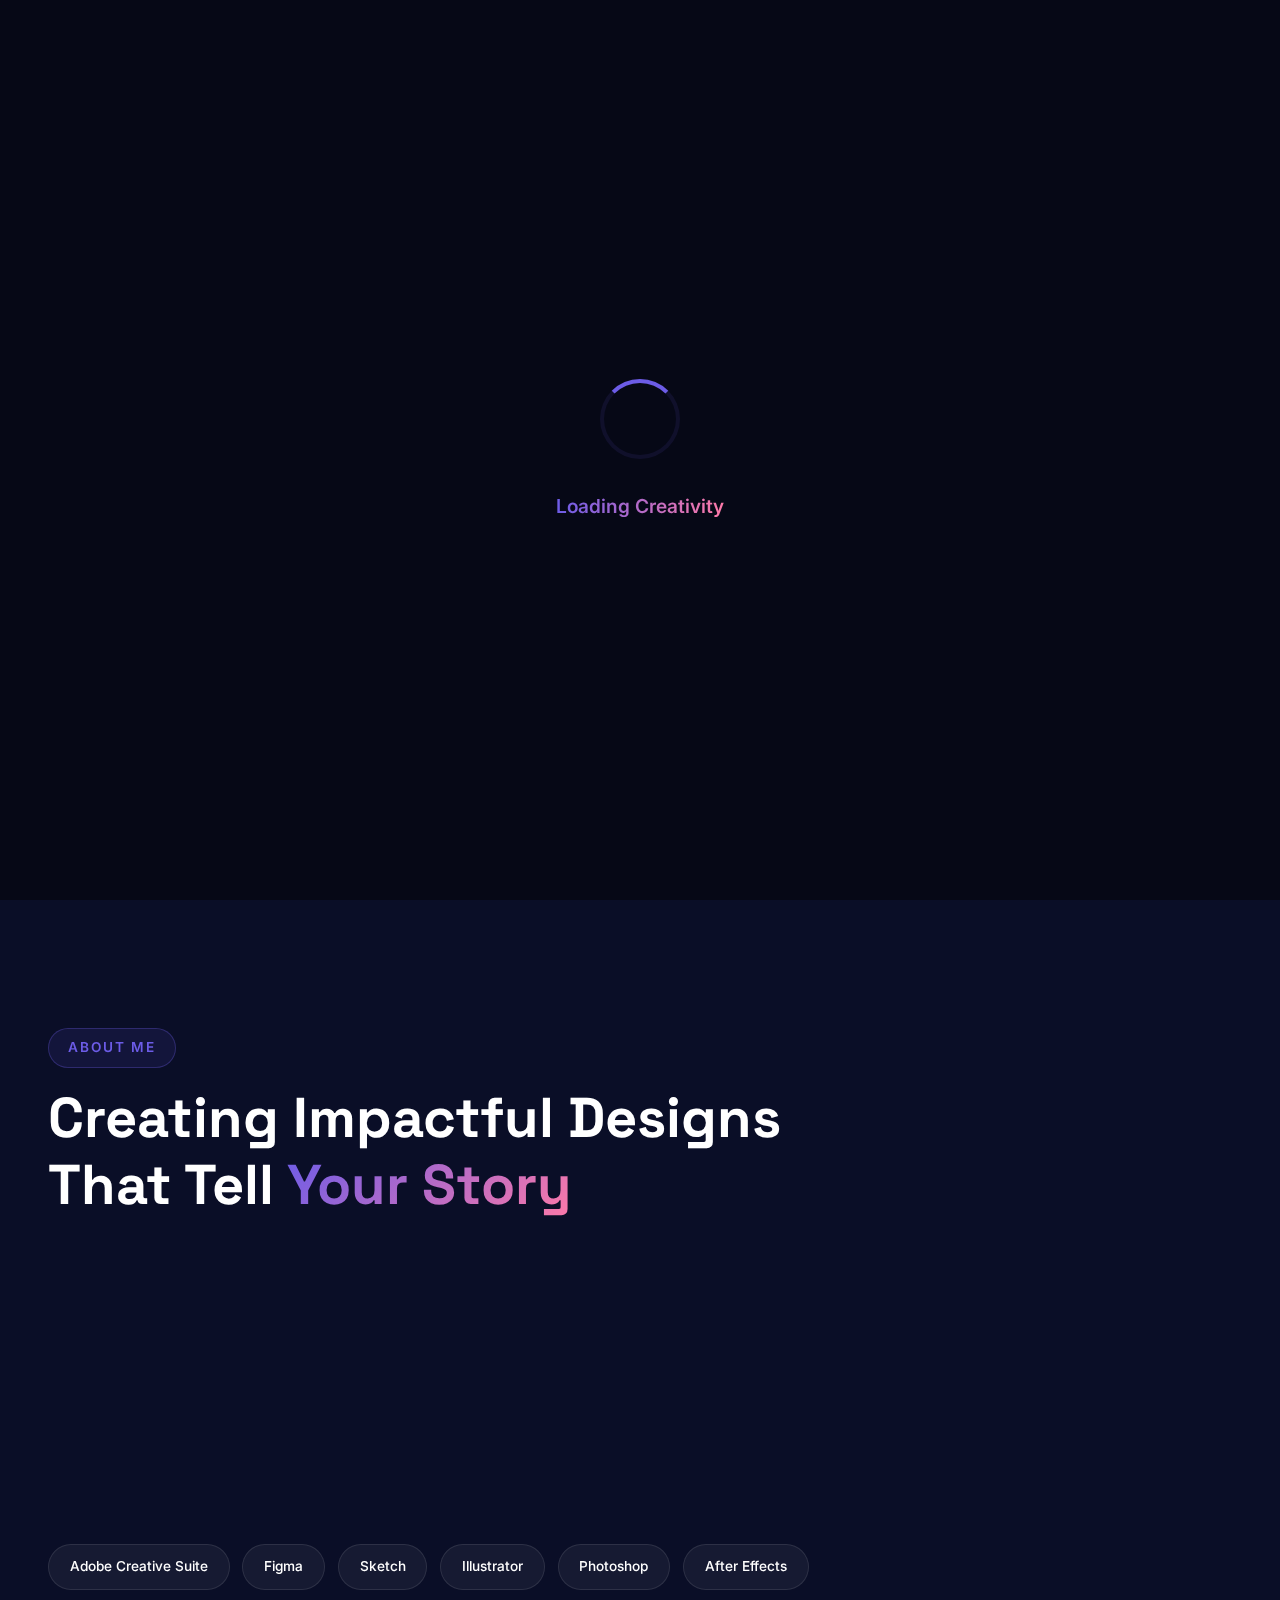
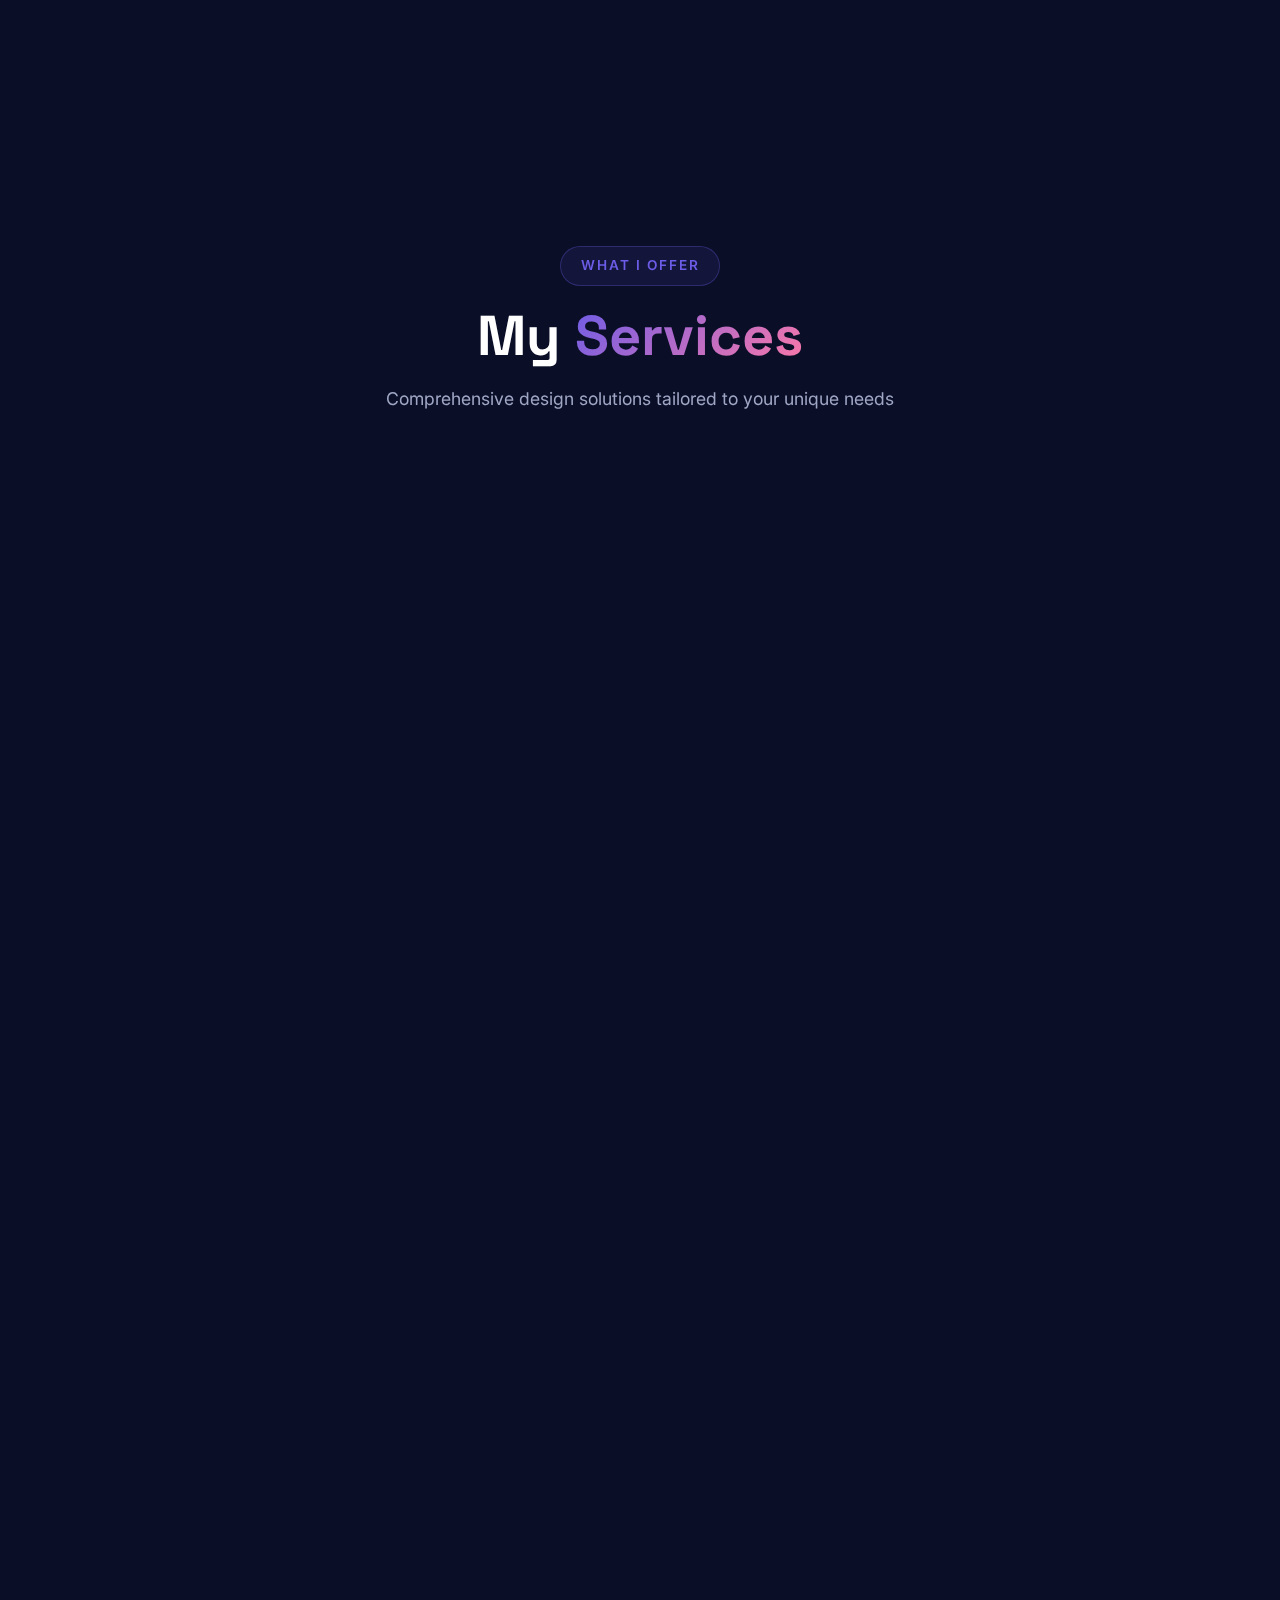
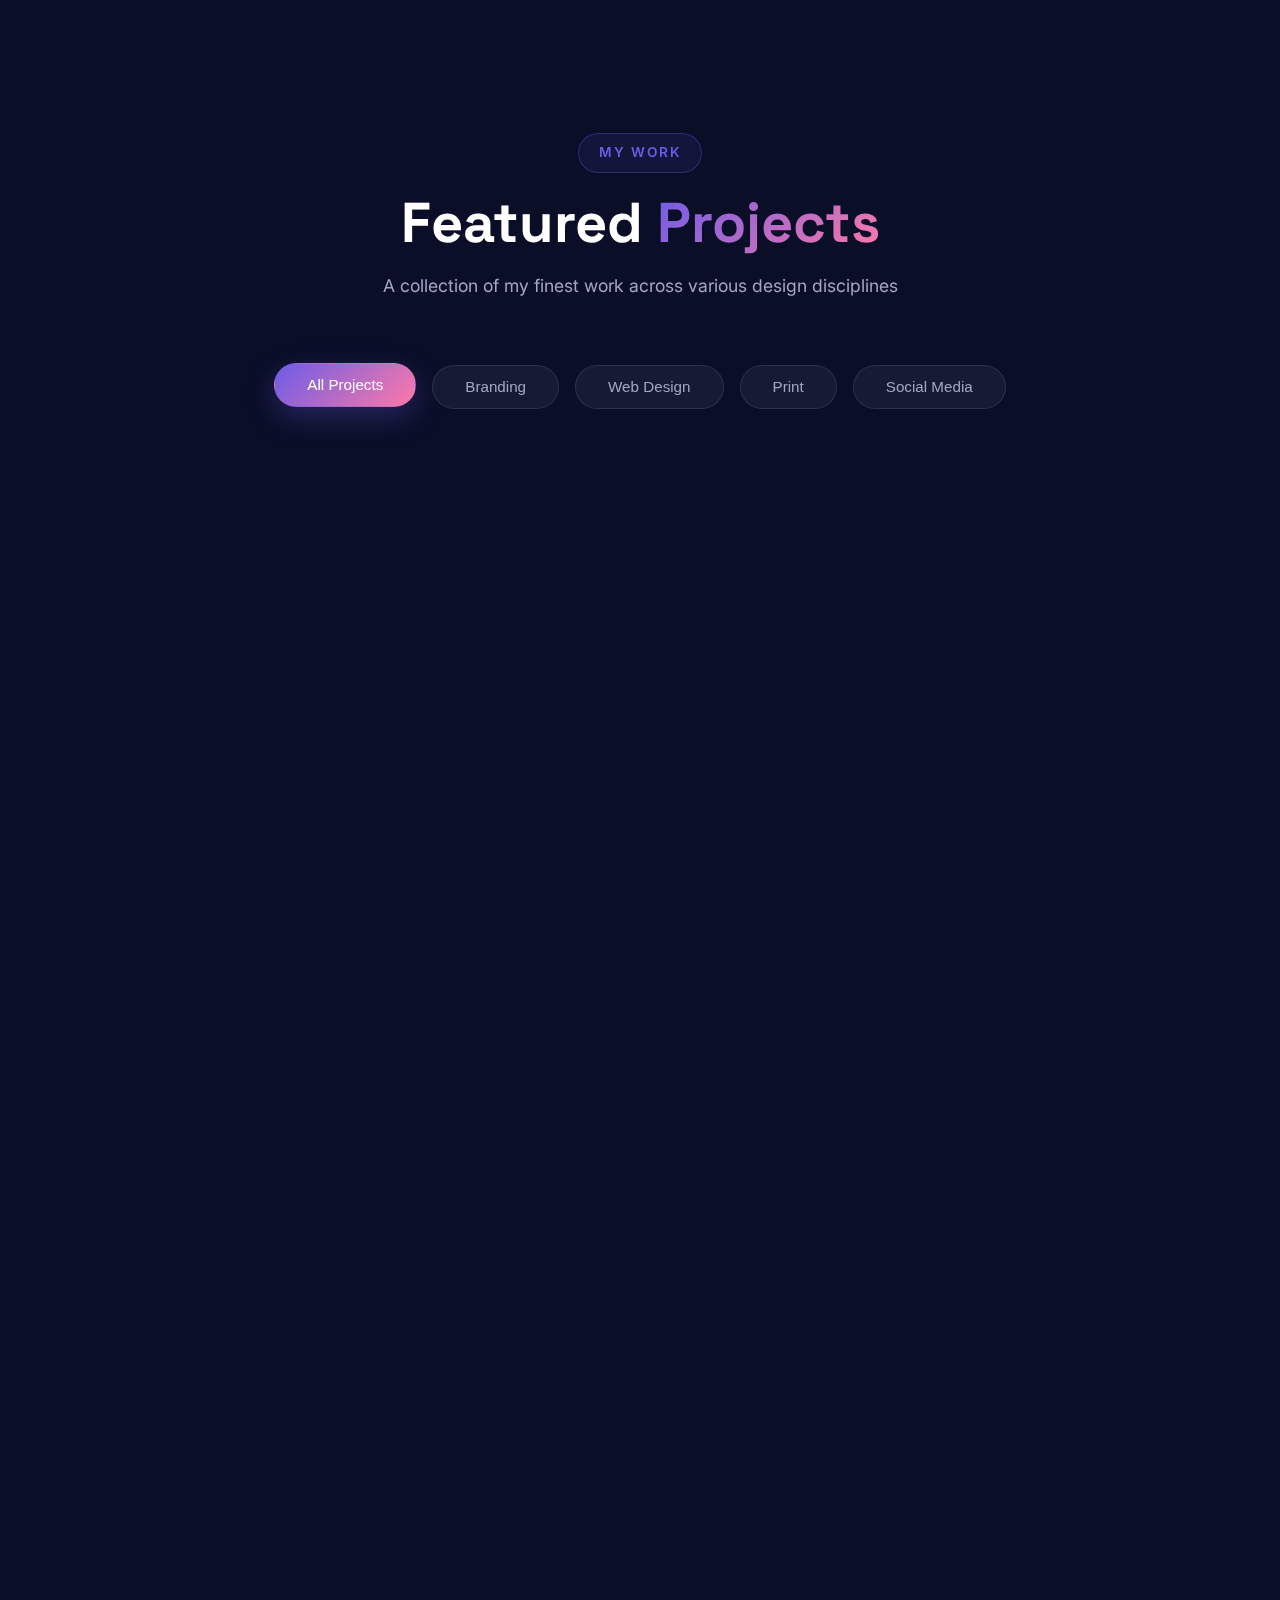
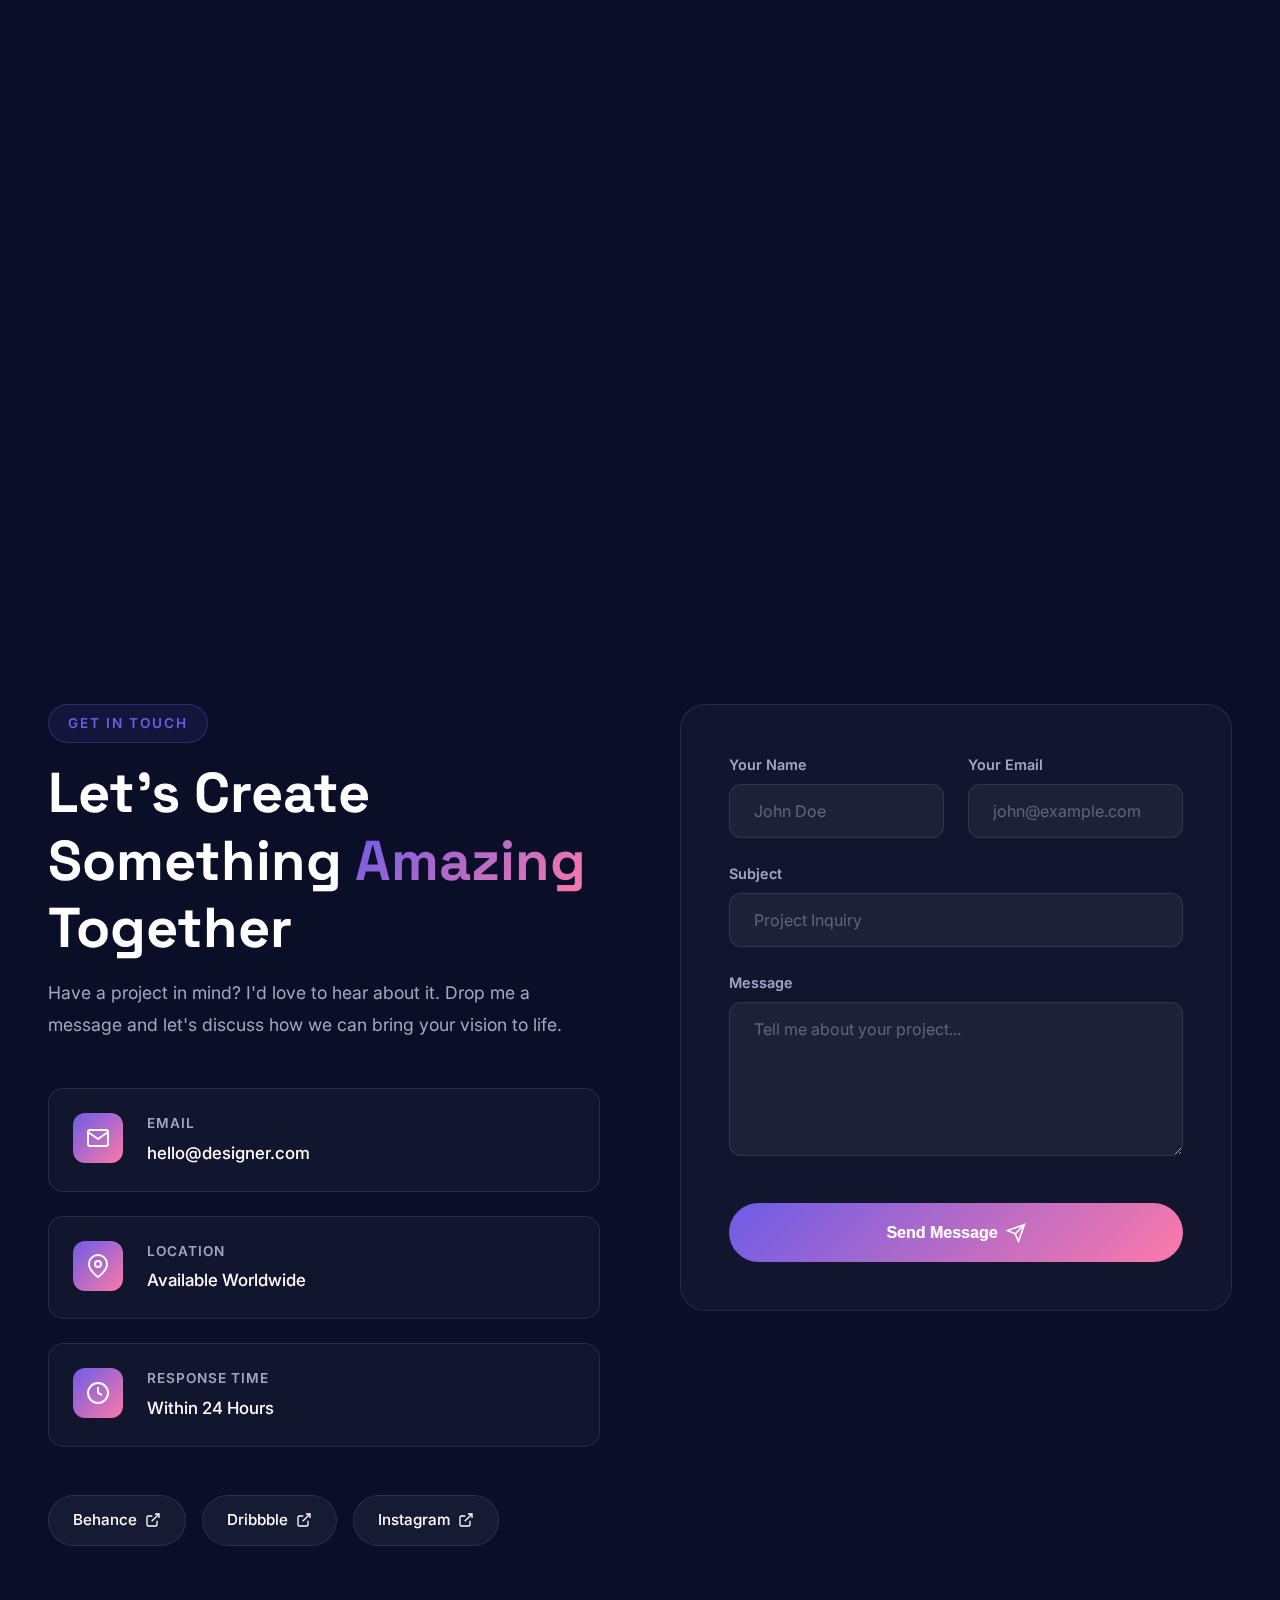
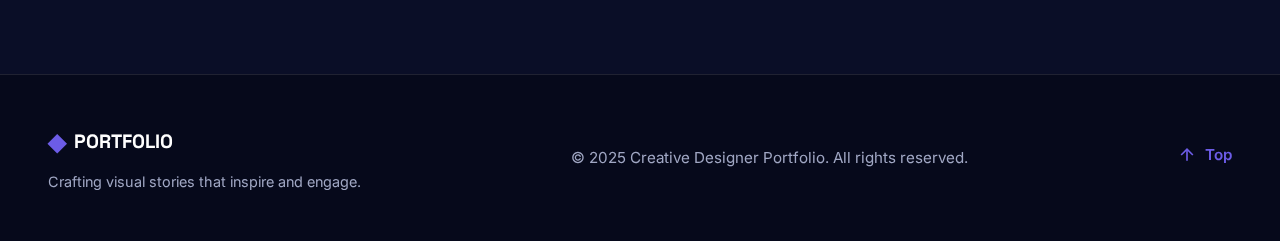
<file: index.html>
<!DOCTYPE html>
<html lang="en">

<head>
    <meta charset="UTF-8">
    <meta name="viewport" content="width=device-width, initial-scale=1.0">
    <meta name="description"
        content="Creative Graphic Designer Portfolio showcasing stunning design work and visual creativity">
    <title>Creative Designer | Portfolio 2025</title>
    <link rel="stylesheet" href="styles.css">
</head>

<body>

    <div class="loader">
        <div class="loader-content">
            <div class="loader-circle"></div>
            <h2 class="loader-text">Loading Creativity</h2>
        </div>
    </div>

    <canvas id="canvas-bg"></canvas>

    <nav class="navbar">
        <div class="nav-wrapper">
            <a href="#home" class="brand">
                <span class="brand-icon">◆</span>
                <span class="brand-text">PORTFOLIO</span>
            </a>
            <div class="nav-links">
                <a href="#home" class="nav-item active">Home</a>
                <a href="#about" class="nav-item">About</a>
                <a href="#services" class="nav-item">Services</a>
                <a href="#work" class="nav-item">Work</a>
                <a href="#contact" class="nav-item">Contact</a>
            </div>
            <div class="menu-toggle">
                <span></span>
                <span></span>
                <span></span>
            </div>
        </div>
    </nav>

    <main>
        <section id="home" class="hero-section">
            <div class="hero-grid">
                <div class="hero-left">
                    <div class="hero-badge">
                        <span class="badge-dot"></span>
                        Available for Freelance
                    </div>
                    <h1 class="hero-heading">
                        <span class="word">Creative</span>
                        <span class="word">Graphic</span>
                        <span class="word gradient-text">Designer</span>
                    </h1>
                    <p class="hero-subtitle">Transforming ideas into stunning visual experiences through thoughtful
                        design and creative innovation.</p>
                    <div class="hero-cta">
                        <a href="#work" class="cta-button primary">
                            <span>Explore Work</span>
                            <svg width="20" height="20" viewBox="0 0 24 24" fill="none" stroke="currentColor"
                                stroke-width="2">
                                <line x1="5" y1="12" x2="19" y2="12"></line>
                                <polyline points="12 5 19 12 12 19"></polyline>
                            </svg>
                        </a>
                        <a href="#contact" class="cta-button secondary">
                            <span>Get In Touch</span>
                        </a>
                    </div>
                    <div class="hero-stats">
                        <div class="stat-box">
                            <h3 class="stat-num" data-target="200">0</h3>
                            <p class="stat-label">Projects</p>
                        </div>
                        <div class="stat-box">
                            <h3 class="stat-num" data-target="80">0</h3>
                            <p class="stat-label">Clients</p>
                        </div>
                        <div class="stat-box">
                            <h3 class="stat-num" data-target="15">0</h3>
                            <p class="stat-label">Awards</p>
                        </div>
                    </div>
                </div>
                <div class="hero-right">
                    <div class="floating-card card-1">
                        <div class="card-icon">🎨</div>
                        <h4>Creative Design</h4>
                    </div>
                    <div class="floating-card card-2">
                        <div class="card-icon">✨</div>
                        <h4>Brand Identity</h4>
                    </div>
                    <div class="floating-card card-3">
                        <div class="card-icon">🚀</div>
                        <h4>Innovation</h4>
                    </div>
                    <div class="hero-shape shape-1"></div>
                    <div class="hero-shape shape-2"></div>
                    <div class="hero-shape shape-3"></div>
                </div>
            </div>
        </section>

        <section id="about" class="about-section">
            <div class="section-container">
                <div class="about-content">
                    <div class="about-left">
                        <div class="section-header">
                            <span class="section-tag">About Me</span>
                            <h2 class="section-title">Creating Impactful Designs That Tell <span
                                    class="gradient-text">Your Story</span></h2>
                        </div>
                        <div class="about-text">
                            <p>As a passionate graphic designer, I specialize in creating visually stunning and
                                strategically effective designs. My approach combines creativity with purpose, ensuring
                                every project not only looks beautiful but also achieves its goals.</p>
                            <p>With expertise spanning branding, digital design, print media, and UI/UX, I bring a
                                holistic perspective to every project. I believe great design is invisible until it's
                                needed, and unforgettable when it's seen.</p>
                        </div>
                        <div class="skills-list">
                            <div class="skill-tag">Adobe Creative Suite</div>
                            <div class="skill-tag">Figma</div>
                            <div class="skill-tag">Sketch</div>
                            <div class="skill-tag">Illustrator</div>
                            <div class="skill-tag">Photoshop</div>
                            <div class="skill-tag">After Effects</div>
                        </div>
                    </div>
                    <div class="about-right">
                        <div class="experience-grid">
                            <div class="exp-card">
                                <div class="exp-number">6+</div>
                                <div class="exp-text">Years of Experience</div>
                            </div>
                            <div class="exp-card">
                                <div class="exp-number">95%</div>
                                <div class="exp-text">Client Satisfaction</div>
                            </div>
                            <div class="exp-card">
                                <div class="exp-number">24/7</div>
                                <div class="exp-text">Support Available</div>
                            </div>
                            <div class="exp-card">
                                <div class="exp-number">100%</div>
                                <div class="exp-text">Quality Assured</div>
                            </div>
                        </div>
                    </div>
                </div>
            </div>
        </section>

        <section id="services" class="services-section">
            <div class="section-container">
                <div class="section-header centered">
                    <span class="section-tag">What I Offer</span>
                    <h2 class="section-title">My <span class="gradient-text">Services</span></h2>
                    <p class="section-desc">Comprehensive design solutions tailored to your unique needs</p>
                </div>
                <div class="services-grid">
                    <div class="service-card">
                        <div class="service-icon">
                            <svg viewBox="0 0 24 24" fill="none" stroke="currentColor" stroke-width="2">
                                <rect x="3" y="3" width="18" height="18" rx="2" />
                                <path d="M3 9h18M9 21V9" />
                            </svg>
                        </div>
                        <h3>Brand Identity</h3>
                        <p>Complete brand identity packages including logo design, color palettes, typography, and brand
                            guidelines that make your business unforgettable.</p>
                        <ul class="service-features">
                            <li>Logo Design</li>
                            <li>Brand Guidelines</li>
                            <li>Visual Identity</li>
                        </ul>
                    </div>

                    <div class="service-card featured">
                        <div class="featured-badge">Popular</div>
                        <div class="service-icon">
                            <svg viewBox="0 0 24 24" fill="none" stroke="currentColor" stroke-width="2">
                                <rect x="2" y="7" width="20" height="15" rx="2" />
                                <path d="M16 21V5a2 2 0 0 0-2-2h-4a2 2 0 0 0-2 2v16" />
                            </svg>
                        </div>
                        <h3>UI/UX Design</h3>
                        <p>User-centered interface designs that are both beautiful and functional, creating seamless
                            experiences that users love and remember.</p>
                        <ul class="service-features">
                            <li>Website Design</li>
                            <li>App Interfaces</li>
                            <li>User Research</li>
                        </ul>
                    </div>

                    <div class="service-card">
                        <div class="service-icon">
                            <svg viewBox="0 0 24 24" fill="none" stroke="currentColor" stroke-width="2">
                                <path
                                    d="M21 16V8a2 2 0 0 0-1-1.73l-7-4a2 2 0 0 0-2 0l-7 4A2 2 0 0 0 3 8v8a2 2 0 0 0 1 1.73l7 4a2 2 0 0 0 2 0l7-4A2 2 0 0 0 21 16z" />
                            </svg>
                        </div>
                        <h3>Print Design</h3>
                        <p>From business cards to large-format posters, creating print materials that capture attention
                            and communicate your message effectively.</p>
                        <ul class="service-features">
                            <li>Brochures & Flyers</li>
                            <li>Business Cards</li>
                            <li>Packaging Design</li>
                        </ul>
                    </div>

                    <div class="service-card">
                        <div class="service-icon">
                            <svg viewBox="0 0 24 24" fill="none" stroke="currentColor" stroke-width="2">
                                <rect x="2" y="2" width="20" height="20" rx="2.18" />
                                <line x1="7" y1="2" x2="7" y2="22" />
                                <line x1="17" y1="2" x2="17" y2="22" />
                            </svg>
                        </div>
                        <h3>Social Media Design</h3>
                        <p>Eye-catching social media graphics and templates that boost engagement and build your online
                            presence across all platforms.</p>
                        <ul class="service-features">
                            <li>Post Templates</li>
                            <li>Story Designs</li>
                            <li>Ad Creatives</li>
                        </ul>
                    </div>

                    <div class="service-card">
                        <div class="service-icon">
                            <svg viewBox="0 0 24 24" fill="none" stroke="currentColor" stroke-width="2">
                                <circle cx="12" cy="12" r="10" />
                                <path d="M12 16v-4M12 8h.01" />
                            </svg>
                        </div>
                        <h3>Illustration</h3>
                        <p>Custom illustrations that add personality and uniqueness to your brand, from digital art to
                            hand-drawn designs.</p>
                        <ul class="service-features">
                            <li>Digital Illustration</li>
                            <li>Icon Design</li>
                            <li>Character Design</li>
                        </ul>
                    </div>

                    <div class="service-card">
                        <div class="service-icon">
                            <svg viewBox="0 0 24 24" fill="none" stroke="currentColor" stroke-width="2">
                                <path
                                    d="M14.7 6.3a1 1 0 0 0 0 1.4l1.6 1.6a1 1 0 0 0 1.4 0l3.77-3.77a6 6 0 0 1-7.94 7.94l-6.91 6.91a2.12 2.12 0 0 1-3-3l6.91-6.91a6 6 0 0 1 7.94-7.94l-3.76 3.76z" />
                            </svg>
                        </div>
                        <h3>Creative Consulting</h3>
                        <p>Strategic creative direction and consulting to help you make informed design decisions that
                            align with your business goals.</p>
                        <ul class="service-features">
                            <li>Design Strategy</li>
                            <li>Brand Audits</li>
                            <li>Creative Direction</li>
                        </ul>
                    </div>
                </div>
            </div>
        </section>

        <section id="work" class="portfolio-section">
            <div class="section-container">
                <div class="section-header centered">
                    <span class="section-tag">My Work</span>
                    <h2 class="section-title">Featured <span class="gradient-text">Projects</span></h2>
                    <p class="section-desc">A collection of my finest work across various design disciplines</p>
                </div>

                <div class="filter-menu">
                    <button class="filter-item active" data-filter="all">All Projects</button>
                    <button class="filter-item" data-filter="branding">Branding</button>
                    <button class="filter-item" data-filter="web">Web Design</button>
                    <button class="filter-item" data-filter="print">Print</button>
                    <button class="filter-item" data-filter="social">Social Media</button>
                </div>

                <div class="portfolio-grid">
                    <a href="project1-tech-startup.html" class="portfolio-item" data-category="branding">
                        <div class="portfolio-image gradient-bg-1">
                            <div class="project-icon">🎯</div>
                        </div>
                        <div class="portfolio-info">
                            <span class="project-cat">Branding</span>
                            <h3 class="project-name">Modern Tech Startup</h3>
                            <p class="project-desc">Complete brand identity with logo, colors, and guidelines</p>
                        </div>
                        <div class="portfolio-overlay">
                            <div class="overlay-content">
                                <h3>Modern Tech Startup</h3>
                                <p>Created a fresh, modern brand identity that positions this tech startup as innovative
                                    and trustworthy in their market.</p>
                                <div class="project-tags">
                                    <span>Logo Design</span>
                                    <span>Brand Guidelines</span>
                                    <span>Visual Identity</span>
                                </div>
                            </div>
                        </div>
                    </a>

                    <a href="project2-ecommerce.html" class="portfolio-item" data-category="web">
                        <div class="portfolio-image gradient-bg-2">
                            <div class="project-icon">💻</div>
                        </div>
                        <div class="portfolio-info">
                            <span class="project-cat">Web Design</span>
                            <h3 class="project-name">E-commerce Platform</h3>
                            <p class="project-desc">Modern, user-friendly online shopping experience</p>
                        </div>
                        <div class="portfolio-overlay">
                            <div class="overlay-content">
                                <h3>E-commerce Platform</h3>
                                <p>Designed an intuitive e-commerce platform with focus on user experience and
                                    conversion optimization.</p>
                                <div class="project-tags">
                                    <span>UI Design</span>
                                    <span>UX Research</span>
                                    <span>Responsive</span>
                                </div>
                            </div>
                        </div>
                    </a>

                    <a href="project3-magazine.html" class="portfolio-item" data-category="print">
                        <div class="portfolio-image gradient-bg-3">
                            <div class="project-icon">📰</div>
                        </div>
                        <div class="portfolio-info">
                            <span class="project-cat">Print Design</span>
                            <h3 class="project-name">Magazine Layout</h3>
                            <p class="project-desc">Editorial design for lifestyle magazine</p>
                        </div>
                        <div class="portfolio-overlay">
                            <div class="overlay-content">
                                <h3>Magazine Layout</h3>
                                <p>Created elegant page layouts and typography systems for a premium lifestyle magazine
                                    publication.</p>
                                <div class="project-tags">
                                    <span>Editorial</span>
                                    <span>Typography</span>
                                    <span>Layout</span>
                                </div>
                            </div>
                        </div>
                    </a>

                    <a href="project4-restaurant.html" class="portfolio-item" data-category="branding">
                        <div class="portfolio-image gradient-bg-4">
                            <div class="project-icon">🍔</div>
                        </div>
                        <div class="portfolio-info">
                            <span class="project-cat">Branding</span>
                            <h3 class="project-name">Restaurant Rebrand</h3>
                            <p class="project-desc">Complete visual identity refresh</p>
                        </div>
                        <div class="portfolio-overlay">
                            <div class="overlay-content">
                                <h3>Restaurant Rebrand</h3>
                                <p>Transformed a local restaurant's brand to attract a younger demographic while
                                    maintaining its heritage.</p>
                                <div class="project-tags">
                                    <span>Rebranding</span>
                                    <span>Packaging</span>
                                    <span>Signage</span>
                                </div>
                            </div>
                        </div>
                    </a>

                    <a href="project5-social-campaign.html" class="portfolio-item" data-category="social">
                        <div class="portfolio-image gradient-bg-5">
                            <div class="project-icon">📱</div>
                        </div>
                        <div class="portfolio-info">
                            <span class="project-cat">Social Media</span>
                            <h3 class="project-name">Instagram Campaign</h3>
                            <p class="project-desc">30-day social media content series</p>
                        </div>
                        <div class="portfolio-overlay">
                            <div class="overlay-content">
                                <h3>Instagram Campaign</h3>
                                <p>Designed engaging social media templates and content that increased engagement by
                                    300%.</p>
                                <div class="project-tags">
                                    <span>Social Graphics</span>
                                    <span>Templates</span>
                                    <span>Stories</span>
                                </div>
                            </div>
                        </div>
                    </a>

                    <a href="project6-portfolio-web.html" class="portfolio-item" data-category="web">
                        <div class="portfolio-image gradient-bg-6">
                            <div class="project-icon">🎨</div>
                        </div>
                        <div class="portfolio-info">
                            <span class="project-cat">Web Design</span>
                            <h3 class="project-name">Portfolio Website</h3>
                            <p class="project-desc">Creative showcase for photographer</p>
                        </div>
                        <div class="portfolio-overlay">
                            <div class="overlay-content">
                                <h3>Portfolio Website</h3>
                                <p>Built a stunning portfolio website that showcases photography work with an elegant,
                                    minimalist approach.</p>
                                <div class="project-tags">
                                    <span>Web Design</span>
                                    <span>Portfolio</span>
                                    <span>Minimalist</span>
                                </div>
                            </div>
                        </div>
                    </a>
                </div>
            </div>
        </section>

        <section id="contact" class="contact-section">
            <div class="section-container">
                <div class="contact-wrapper">
                    <div class="contact-left">
                        <span class="section-tag">Get In Touch</span>
                        <h2 class="section-title">Let's Create Something <span class="gradient-text">Amazing</span>
                            Together</h2>
                        <p class="contact-intro">Have a project in mind? I'd love to hear about it. Drop me a message
                            and let's discuss how we can bring your vision to life.</p>

                        <div class="contact-info-grid">
                            <div class="contact-info-item">
                                <div class="info-icon">
                                    <svg viewBox="0 0 24 24" fill="none" stroke="currentColor" stroke-width="2">
                                        <path
                                            d="M4 4h16c1.1 0 2 .9 2 2v12c0 1.1-.9 2-2 2H4c-1.1 0-2-.9-2-2V6c0-1.1.9-2 2-2z" />
                                        <polyline points="22,6 12,13 2,6" />
                                    </svg>
                                </div>
                                <div class="info-text">
                                    <label>Email</label>
                                    <span>hello@designer.com</span>
                                </div>
                            </div>

                            <div class="contact-info-item">
                                <div class="info-icon">
                                    <svg viewBox="0 0 24 24" fill="none" stroke="currentColor" stroke-width="2">
                                        <path d="M21 10c0 7-9 13-9 13s-9-6-9-13a9 9 0 0 1 18 0z" />
                                        <circle cx="12" cy="10" r="3" />
                                    </svg>
                                </div>
                                <div class="info-text">
                                    <label>Location</label>
                                    <span>Available Worldwide</span>
                                </div>
                            </div>

                            <div class="contact-info-item">
                                <div class="info-icon">
                                    <svg viewBox="0 0 24 24" fill="none" stroke="currentColor" stroke-width="2">
                                        <circle cx="12" cy="12" r="10" />
                                        <polyline points="12 6 12 12 16 14" />
                                    </svg>
                                </div>
                                <div class="info-text">
                                    <label>Response Time</label>
                                    <span>Within 24 Hours</span>
                                </div>
                            </div>
                        </div>

                        <div class="social-links-contact">
                            <a href="#" class="social-btn-contact">
                                <span>Behance</span>
                                <svg width="16" height="16" viewBox="0 0 24 24" fill="none" stroke="currentColor"
                                    stroke-width="2">
                                    <path d="M18 13v6a2 2 0 0 1-2 2H5a2 2 0 0 1-2-2V8a2 2 0 0 1 2-2h6" />
                                    <polyline points="15 3 21 3 21 9" />
                                    <line x1="10" y1="14" x2="21" y2="3" />
                                </svg>
                            </a>
                            <a href="#" class="social-btn-contact">
                                <span>Dribbble</span>
                                <svg width="16" height="16" viewBox="0 0 24 24" fill="none" stroke="currentColor"
                                    stroke-width="2">
                                    <path d="M18 13v6a2 2 0 0 1-2 2H5a2 2 0 0 1-2-2V8a2 2 0 0 1 2-2h6" />
                                    <polyline points="15 3 21 3 21 9" />
                                    <line x1="10" y1="14" x2="21" y2="3" />
                                </svg>
                            </a>
                            <a href="#" class="social-btn-contact">
                                <span>Instagram</span>
                                <svg width="16" height="16" viewBox="0 0 24 24" fill="none" stroke="currentColor"
                                    stroke-width="2">
                                    <path d="M18 13v6a2 2 0 0 1-2 2H5a2 2 0 0 1-2-2V8a2 2 0 0 1 2-2h6" />
                                    <polyline points="15 3 21 3 21 9" />
                                    <line x1="10" y1="14" x2="21" y2="3" />
                                </svg>
                            </a>
                        </div>
                    </div>

                    <div class="contact-right">
                        <form class="contact-form" id="contactForm">
                            <div class="form-row">
                                <div class="form-group">
                                    <label>Your Name</label>
                                    <input type="text" class="form-control" placeholder="John Doe" required>
                                </div>
                                <div class="form-group">
                                    <label>Your Email</label>
                                    <input type="email" class="form-control" placeholder="john@example.com" required>
                                </div>
                            </div>
                            <div class="form-group">
                                <label>Subject</label>
                                <input type="text" class="form-control" placeholder="Project Inquiry" required>
                            </div>
                            <div class="form-group">
                                <label>Message</label>
                                <textarea class="form-control" rows="6" placeholder="Tell me about your project..."
                                    required></textarea>
                            </div>
                            <button type="submit" class="submit-btn">
                                <span>Send Message</span>
                                <svg width="20" height="20" viewBox="0 0 24 24" fill="none" stroke="currentColor"
                                    stroke-width="2">
                                    <line x1="22" y1="2" x2="11" y2="13" />
                                    <polygon points="22 2 15 22 11 13 2 9 22 2" />
                                </svg>
                            </button>
                        </form>
                    </div>
                </div>
            </div>
        </section>
    </main>

    <footer class="footer">
        <div class="footer-content">
            <div class="footer-left">
                <a href="#home" class="footer-brand">
                    <span class="brand-icon">◆</span>
                    <span class="brand-text">PORTFOLIO</span>
                </a>
                <p class="footer-tagline">Crafting visual stories that inspire and engage.</p>
            </div>
            <div class="footer-center">
                <p>&copy; 2025 Creative Designer Portfolio. All rights reserved.</p>
            </div>
            <div class="footer-right">
                <a href="#home" class="scroll-top">
                    <svg width="20" height="20" viewBox="0 0 24 24" fill="none" stroke="currentColor" stroke-width="2">
                        <line x1="12" y1="19" x2="12" y2="5" />
                        <polyline points="5 12 12 5 19 12" />
                    </svg>
                    Top
                </a>
            </div>
        </div>
    </footer>

    <script src="script.js"></script>
</body>

</html>
</file>
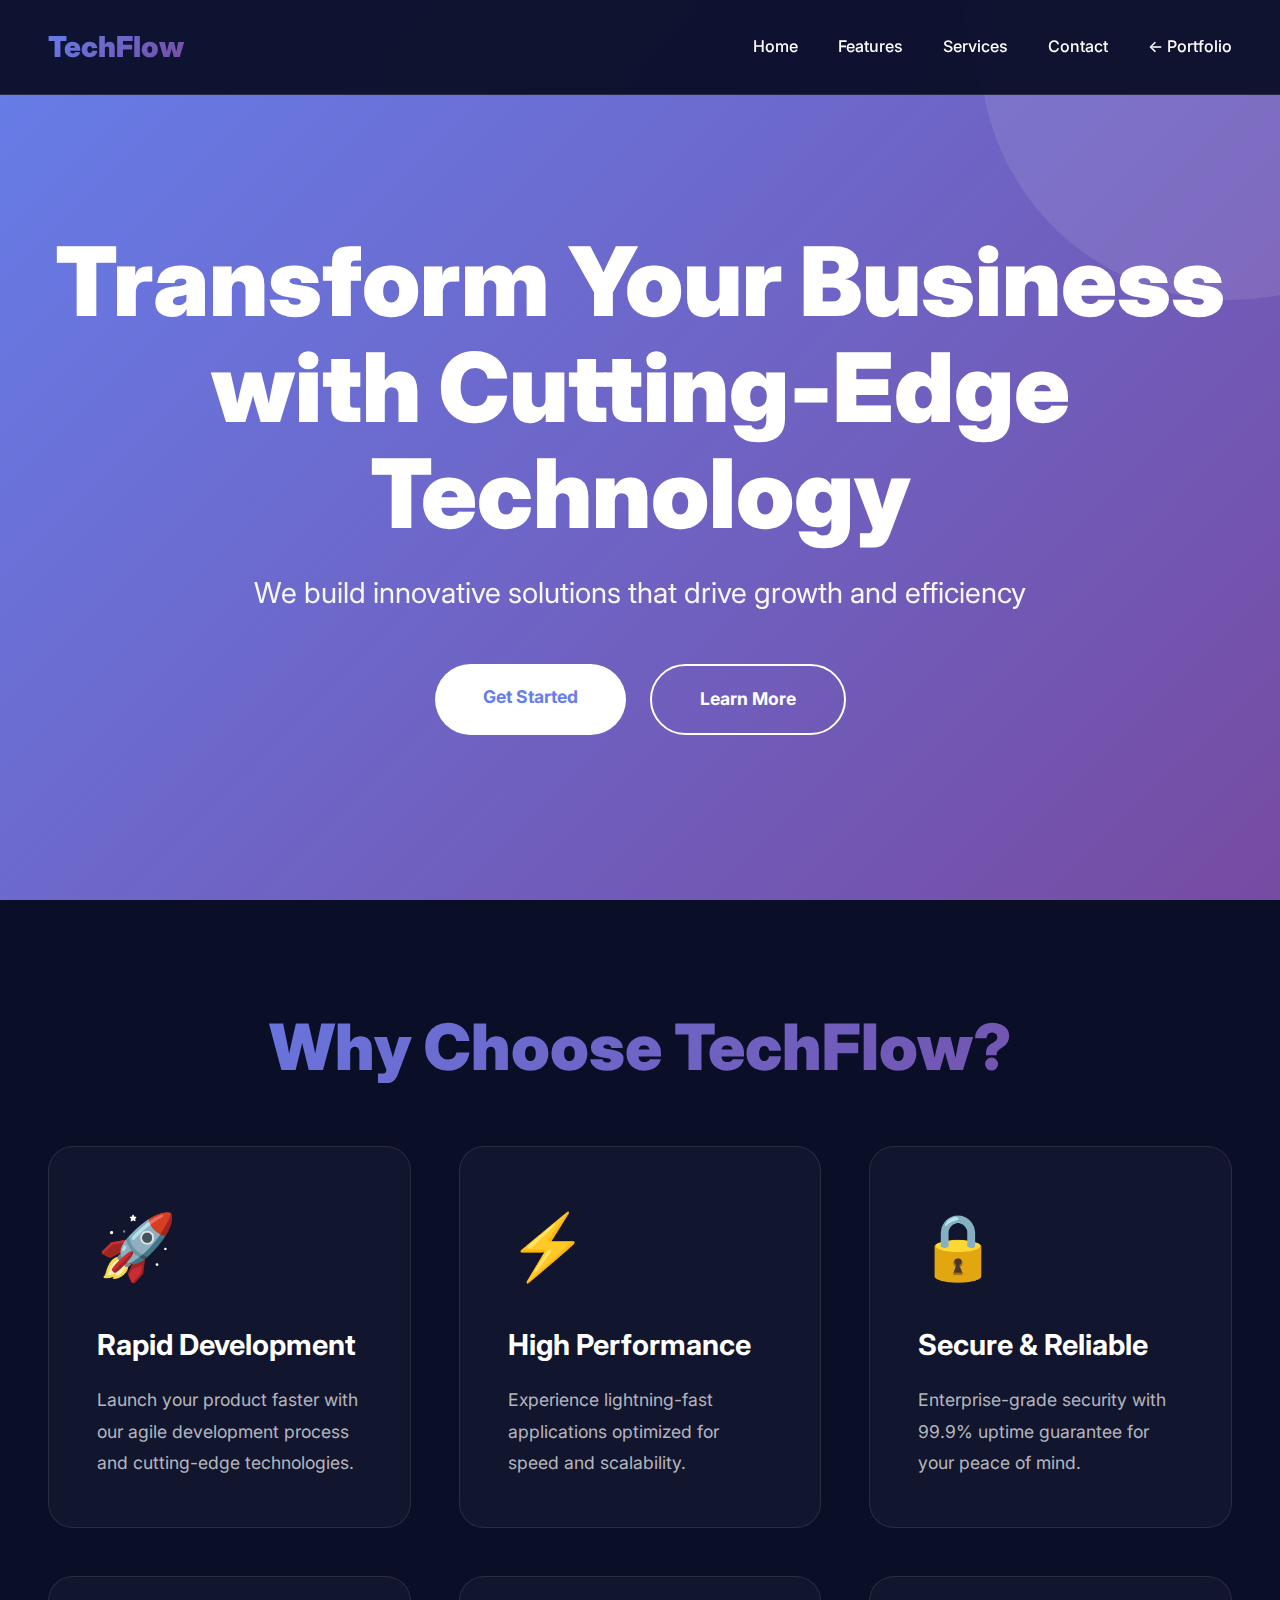
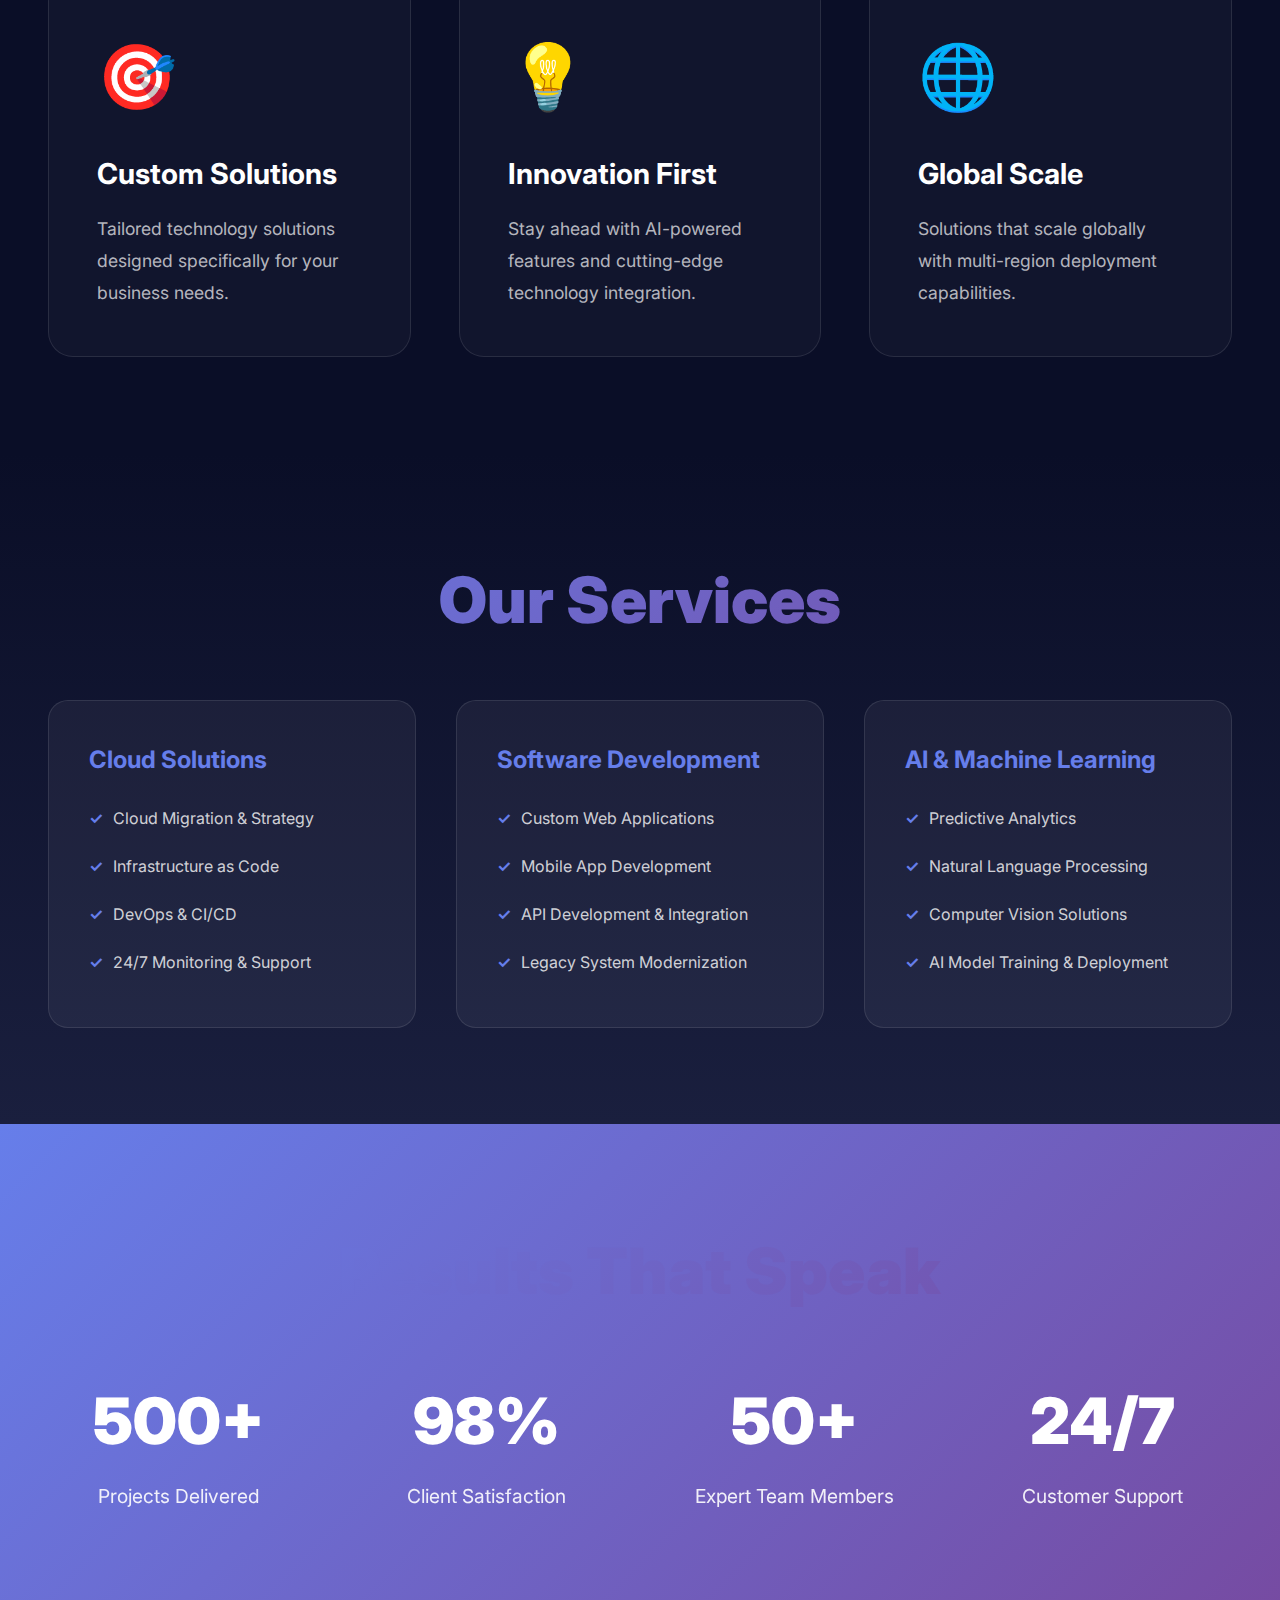
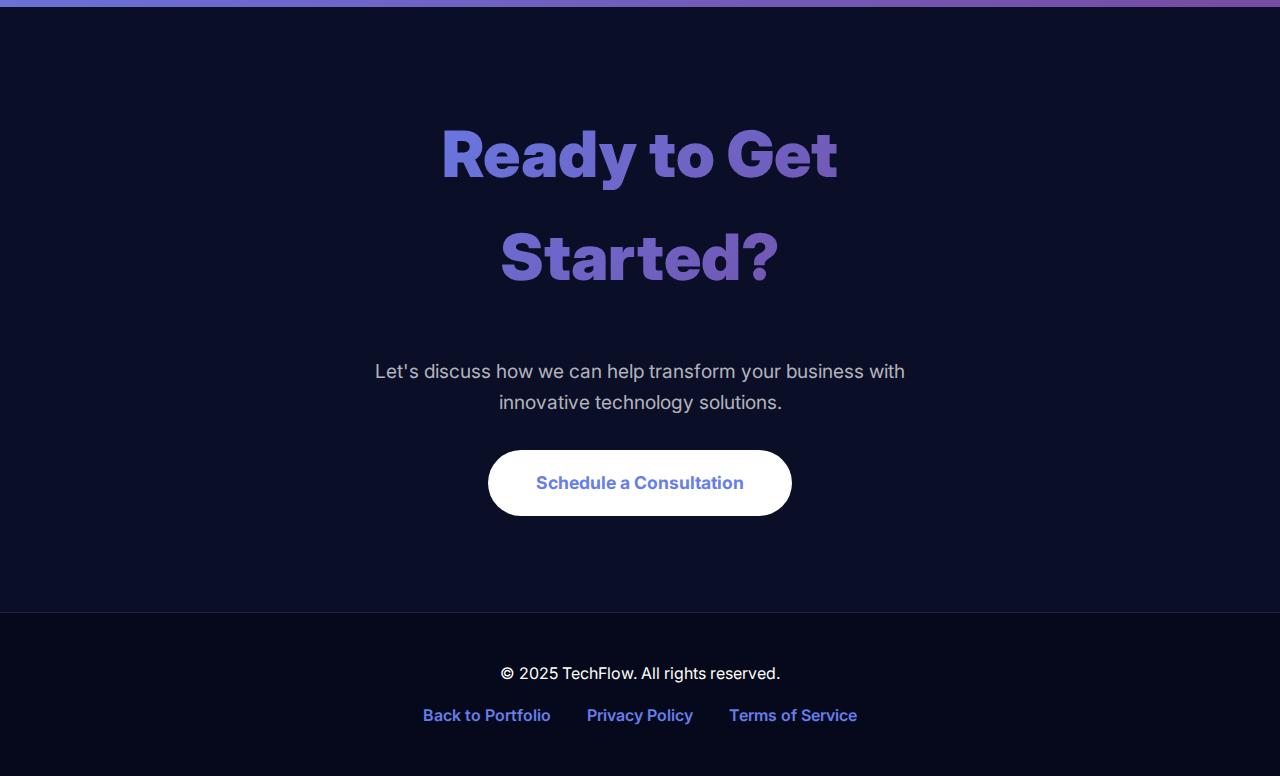
<file: project1-tech-startup.html>
<!DOCTYPE html>
<html lang="en">

<head>
    <meta charset="UTF-8">
    <meta name="viewport" content="width=device-width, initial-scale=1.0">
    <title>TechFlow - Innovative Technology Solutions</title>
    <style>
        @import url('https://fonts.googleapis.com/css2?family=Inter:wght@300;400;600;700;900&display=swap');

        * {
            margin: 0;
            padding: 0;
            box-sizing: border-box;
        }

        body {
            font-family: 'Inter', sans-serif;
            background: #0a0e27;
            color: #fff;
            line-height: 1.6;
        }

        nav {
            position: fixed;
            width: 100%;
            top: 0;
            padding: 1.5rem 3rem;
            background: rgba(10, 14, 39, 0.95);
            backdrop-filter: blur(10px);
            z-index: 1000;
            border-bottom: 1px solid rgba(255, 255, 255, 0.1);
        }

        .nav-container {
            max-width: 1400px;
            margin: 0 auto;
            display: flex;
            justify-content: space-between;
            align-items: center;
        }

        .logo {
            font-size: 1.8rem;
            font-weight: 900;
            background: linear-gradient(135deg, #667eea, #764ba2);
            -webkit-background-clip: text;
            background-clip: text;
            -webkit-text-fill-color: transparent;
        }

        .nav-links {
            display: flex;
            gap: 2.5rem;
            list-style: none;
        }

        .nav-links a {
            color: #fff;
            text-decoration: none;
            font-weight: 500;
            transition: color 0.3s ease;
        }

        .nav-links a:hover {
            color: #667eea;
        }

        .hero {
            min-height: 100vh;
            display: flex;
            align-items: center;
            justify-content: center;
            background: linear-gradient(135deg, #667eea 0%, #764ba2 100%);
            position: relative;
            overflow: hidden;
            padding: 8rem 3rem 4rem;
        }

        .hero::before {
            content: '';
            position: absolute;
            width: 500px;
            height: 500px;
            background: rgba(255, 255, 255, 0.1);
            border-radius: 50%;
            top: -200px;
            right: -200px;
        }

        .hero-content {
            max-width: 1400px;
            text-align: center;
            position: relative;
            z-index: 2;
        }

        .hero-content h1 {
            font-size: clamp(3rem, 8vw, 6rem);
            font-weight: 900;
            margin-bottom: 1.5rem;
            line-height: 1.1;
        }

        .hero-content p {
            font-size: clamp(1.2rem, 3vw, 1.8rem);
            margin-bottom: 3rem;
            opacity: 0.95;
        }

        .cta-buttons {
            display: flex;
            gap: 1.5rem;
            justify-content: center;
            flex-wrap: wrap;
        }

        .btn {
            padding: 1.2rem 3rem;
            border-radius: 50px;
            font-weight: 700;
            font-size: 1.1rem;
            text-decoration: none;
            transition: all 0.3s ease;
            display: inline-block;
        }

        .btn-primary {
            background: #fff;
            color: #667eea;
        }

        .btn-primary:hover {
            transform: translateY(-3px);
            box-shadow: 0 20px 60px rgba(0, 0, 0, 0.3);
        }

        .btn-secondary {
            background: transparent;
            color: #fff;
            border: 2px solid #fff;
        }

        .btn-secondary:hover {
            background: rgba(255, 255, 255, 0.1);
        }

        section {
            padding: 6rem 3rem;
        }

        .section-title {
            font-size: clamp(2.5rem, 5vw, 4rem);
            font-weight: 900;
            text-align: center;
            margin-bottom: 3rem;
            background: linear-gradient(135deg, #667eea, #764ba2);
            -webkit-background-clip: text;
            background-clip: text;
            -webkit-text-fill-color: transparent;
        }

        .features {
            max-width: 1400px;
            margin: 0 auto;
            display: grid;
            grid-template-columns: repeat(auto-fit, minmax(300px, 1fr));
            gap: 3rem;
        }

        .feature-card {
            background: rgba(255, 255, 255, 0.03);
            padding: 3rem;
            border-radius: 25px;
            border: 1px solid rgba(255, 255, 255, 0.1);
            transition: all 0.3s ease;
        }

        .feature-card:hover {
            transform: translateY(-10px);
            background: rgba(102, 126, 234, 0.1);
            border-color: #667eea;
            box-shadow: 0 20px 60px rgba(102, 126, 234, 0.2);
        }

        .feature-icon {
            font-size: 4rem;
            margin-bottom: 1.5rem;
        }

        .feature-card h3 {
            font-size: 1.8rem;
            font-weight: 700;
            margin-bottom: 1rem;
        }

        .feature-card p {
            color: rgba(255, 255, 255, 0.7);
            font-size: 1.1rem;
            line-height: 1.8;
        }

        .services {
            background: linear-gradient(180deg, #0a0e27 0%, #1a1f3e 100%);
        }

        .services-grid {
            max-width: 1400px;
            margin: 0 auto;
            display: grid;
            grid-template-columns: repeat(auto-fit, minmax(350px, 1fr));
            gap: 2.5rem;
        }

        .service-item {
            background: rgba(255, 255, 255, 0.05);
            padding: 2.5rem;
            border-radius: 20px;
            border: 1px solid rgba(255, 255, 255, 0.1);
        }

        .service-item h3 {
            font-size: 1.5rem;
            font-weight: 700;
            margin-bottom: 1rem;
            color: #667eea;
        }

        .service-item ul {
            list-style: none;
        }

        .service-item li {
            padding: 0.7rem 0;
            color: rgba(255, 255, 255, 0.8);
            padding-left: 1.5rem;
            position: relative;
        }

        .service-item li::before {
            content: '✓';
            position: absolute;
            left: 0;
            color: #667eea;
            font-weight: 700;
        }

        .stats {
            background: linear-gradient(135deg, #667eea, #764ba2);
        }

        .stats-grid {
            max-width: 1400px;
            margin: 0 auto;
            display: grid;
            grid-template-columns: repeat(auto-fit, minmax(200px, 1fr));
            gap: 3rem;
            text-align: center;
        }

        .stat-box h2 {
            font-size: 4rem;
            font-weight: 900;
            margin-bottom: 0.5rem;
        }

        .stat-box p {
            font-size: 1.2rem;
            opacity: 0.9;
        }

        .contact {
            background: #0a0e27;
            text-align: center;
        }

        .contact-content {
            max-width: 600px;
            margin: 0 auto;
        }

        .contact-content p {
            font-size: 1.2rem;
            color: rgba(255, 255, 255, 0.7);
            margin-bottom: 2rem;
        }

        footer {
            background: rgba(0, 0, 0, 0.3);
            padding: 3rem;
            text-align: center;
            border-top: 1px solid rgba(255, 255, 255, 0.1);
        }

        footer a {
            color: #667eea;
            text-decoration: none;
            font-weight: 600;
            margin: 0 1rem;
        }

        @media (max-width: 768px) {
            nav {
                padding: 1rem 1.5rem;
            }

            .nav-links {
                gap: 1.5rem;
                font-size: 0.9rem;
            }

            section {
                padding: 4rem 1.5rem;
            }

            .hero {
                padding: 6rem 1.5rem 4rem;
            }
        }
    </style>
</head>

<body>
    <nav>
        <div class="nav-container">
            <div class="logo">TechFlow</div>
            <ul class="nav-links">
                <li><a href="#home">Home</a></li>
                <li><a href="#features">Features</a></li>
                <li><a href="#services">Services</a></li>
                <li><a href="#contact">Contact</a></li>
                <li><a href="index.html">← Portfolio</a></li>
            </ul>
        </div>
    </nav>

    <section id="home" class="hero">
        <div class="hero-content">
            <h1>Transform Your Business with Cutting-Edge Technology</h1>
            <p>We build innovative solutions that drive growth and efficiency</p>
            <div class="cta-buttons">
                <a href="#contact" class="btn btn-primary">Get Started</a>
                <a href="#features" class="btn btn-secondary">Learn More</a>
            </div>
        </div>
    </section>

    <section id="features" class="features-section">
        <h2 class="section-title">Why Choose TechFlow?</h2>
        <div class="features">
            <div class="feature-card">
                <div class="feature-icon">🚀</div>
                <h3>Rapid Development</h3>
                <p>Launch your product faster with our agile development process and cutting-edge technologies.</p>
            </div>

            <div class="feature-card">
                <div class="feature-icon">⚡</div>
                <h3>High Performance</h3>
                <p>Experience lightning-fast applications optimized for speed and scalability.</p>
            </div>

            <div class="feature-card">
                <div class="feature-icon">🔒</div>
                <h3>Secure & Reliable</h3>
                <p>Enterprise-grade security with 99.9% uptime guarantee for your peace of mind.</p>
            </div>

            <div class="feature-card">
                <div class="feature-icon">🎯</div>
                <h3>Custom Solutions</h3>
                <p>Tailored technology solutions designed specifically for your business needs.</p>
            </div>

            <div class="feature-card">
                <div class="feature-icon">💡</div>
                <h3>Innovation First</h3>
                <p>Stay ahead with AI-powered features and cutting-edge technology integration.</p>
            </div>

            <div class="feature-card">
                <div class="feature-icon">🌐</div>
                <h3>Global Scale</h3>
                <p>Solutions that scale globally with multi-region deployment capabilities.</p>
            </div>
        </div>
    </section>

    <section id="services" class="services">
        <h2 class="section-title">Our Services</h2>
        <div class="services-grid">
            <div class="service-item">
                <h3>Cloud Solutions</h3>
                <ul>
                    <li>Cloud Migration & Strategy</li>
                    <li>Infrastructure as Code</li>
                    <li>DevOps & CI/CD</li>
                    <li>24/7 Monitoring & Support</li>
                </ul>
            </div>

            <div class="service-item">
                <h3>Software Development</h3>
                <ul>
                    <li>Custom Web Applications</li>
                    <li>Mobile App Development</li>
                    <li>API Development & Integration</li>
                    <li>Legacy System Modernization</li>
                </ul>
            </div>

            <div class="service-item">
                <h3>AI & Machine Learning</h3>
                <ul>
                    <li>Predictive Analytics</li>
                    <li>Natural Language Processing</li>
                    <li>Computer Vision Solutions</li>
                    <li>AI Model Training & Deployment</li>
                </ul>
            </div>
        </div>
    </section>

    <section class="stats">
        <h2 class="section-title">Results That Speak</h2>
        <div class="stats-grid">
            <div class="stat-box">
                <h2>500+</h2>
                <p>Projects Delivered</p>
            </div>
            <div class="stat-box">
                <h2>98%</h2>
                <p>Client Satisfaction</p>
            </div>
            <div class="stat-box">
                <h2>50+</h2>
                <p>Expert Team Members</p>
            </div>
            <div class="stat-box">
                <h2>24/7</h2>
                <p>Customer Support</p>
            </div>
        </div>
    </section>

    <section id="contact" class="contact">
        <div class="contact-content">
            <h2 class="section-title">Ready to Get Started?</h2>
            <p>Let's discuss how we can help transform your business with innovative technology solutions.</p>
            <a href="#" class="btn btn-primary">Schedule a Consultation</a>
        </div>
    </section>

    <footer>
        <p>&copy; 2025 TechFlow. All rights reserved.</p>
        <div style="margin-top: 1rem;">
            <a href="index.html">Back to Portfolio</a>
            <a href="#home">Privacy Policy</a>
            <a href="#home">Terms of Service</a>
        </div>
    </footer>
</body>

</html>
</file>
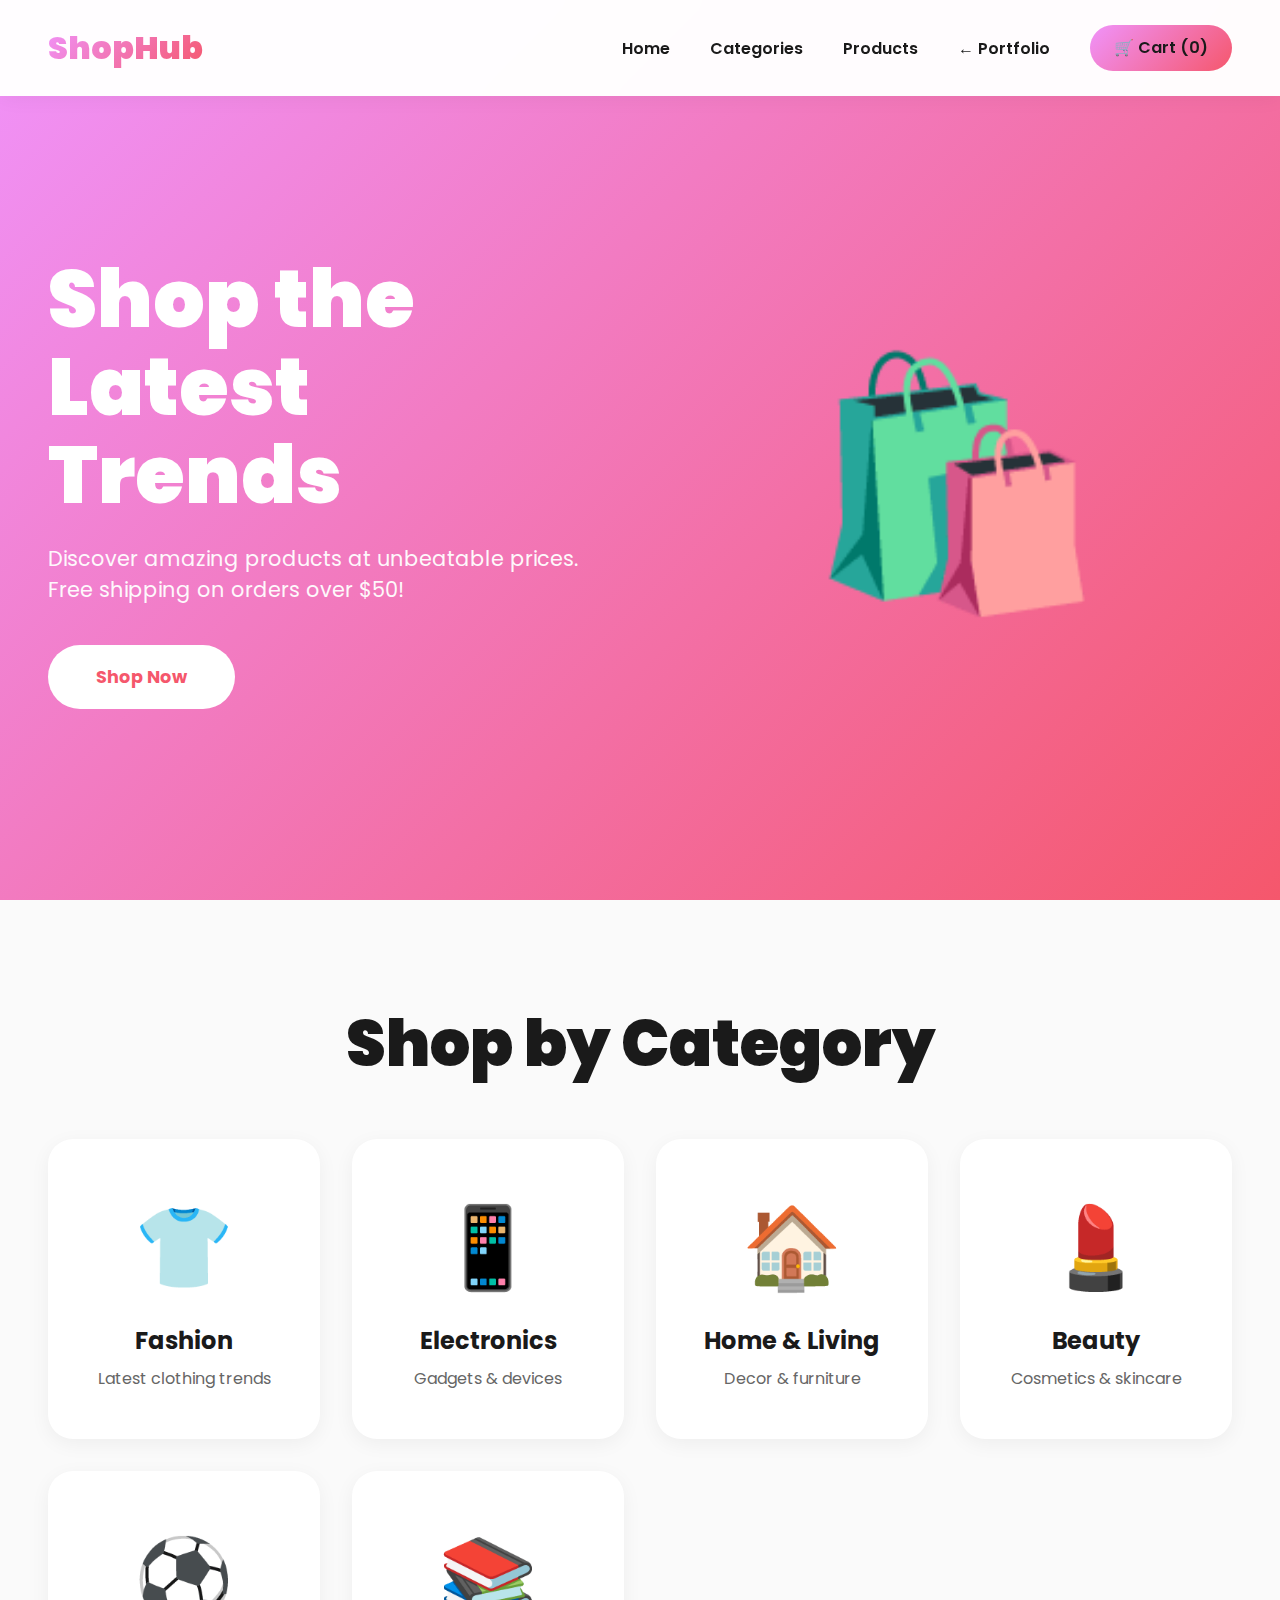
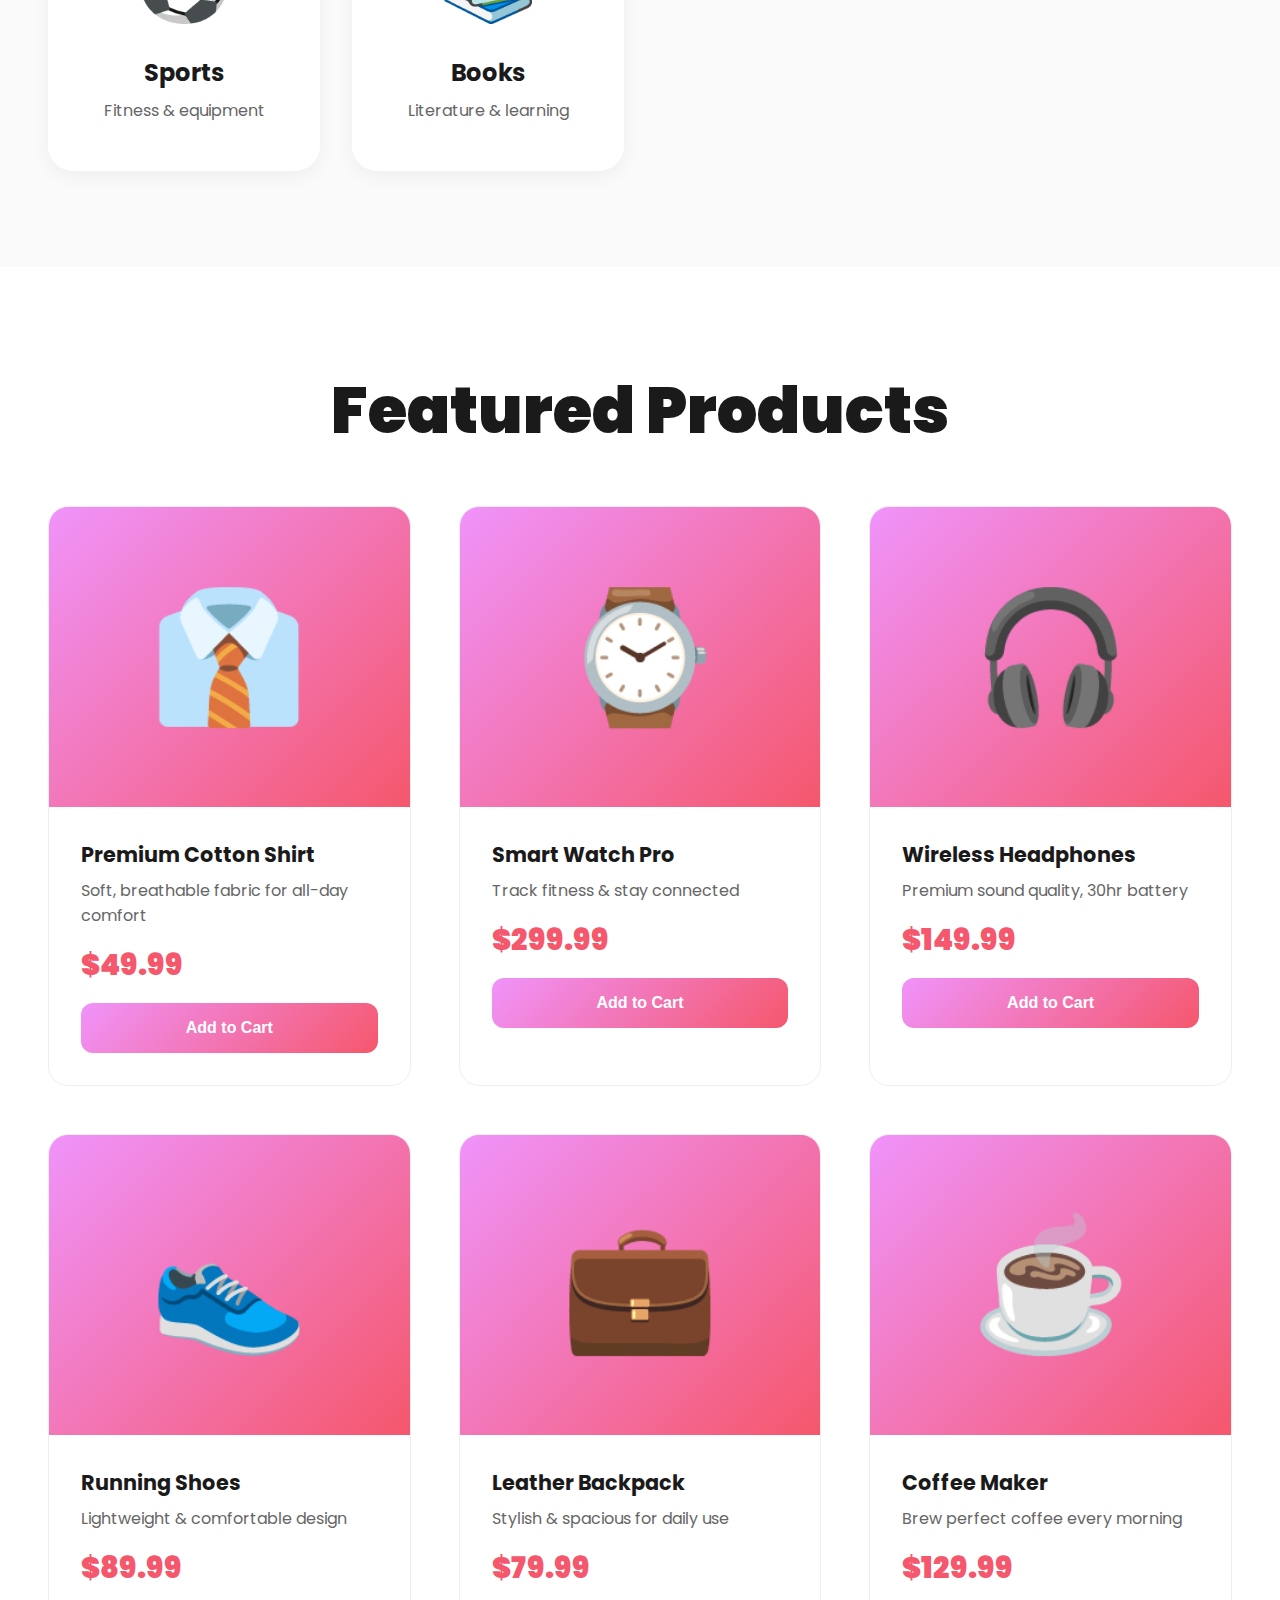
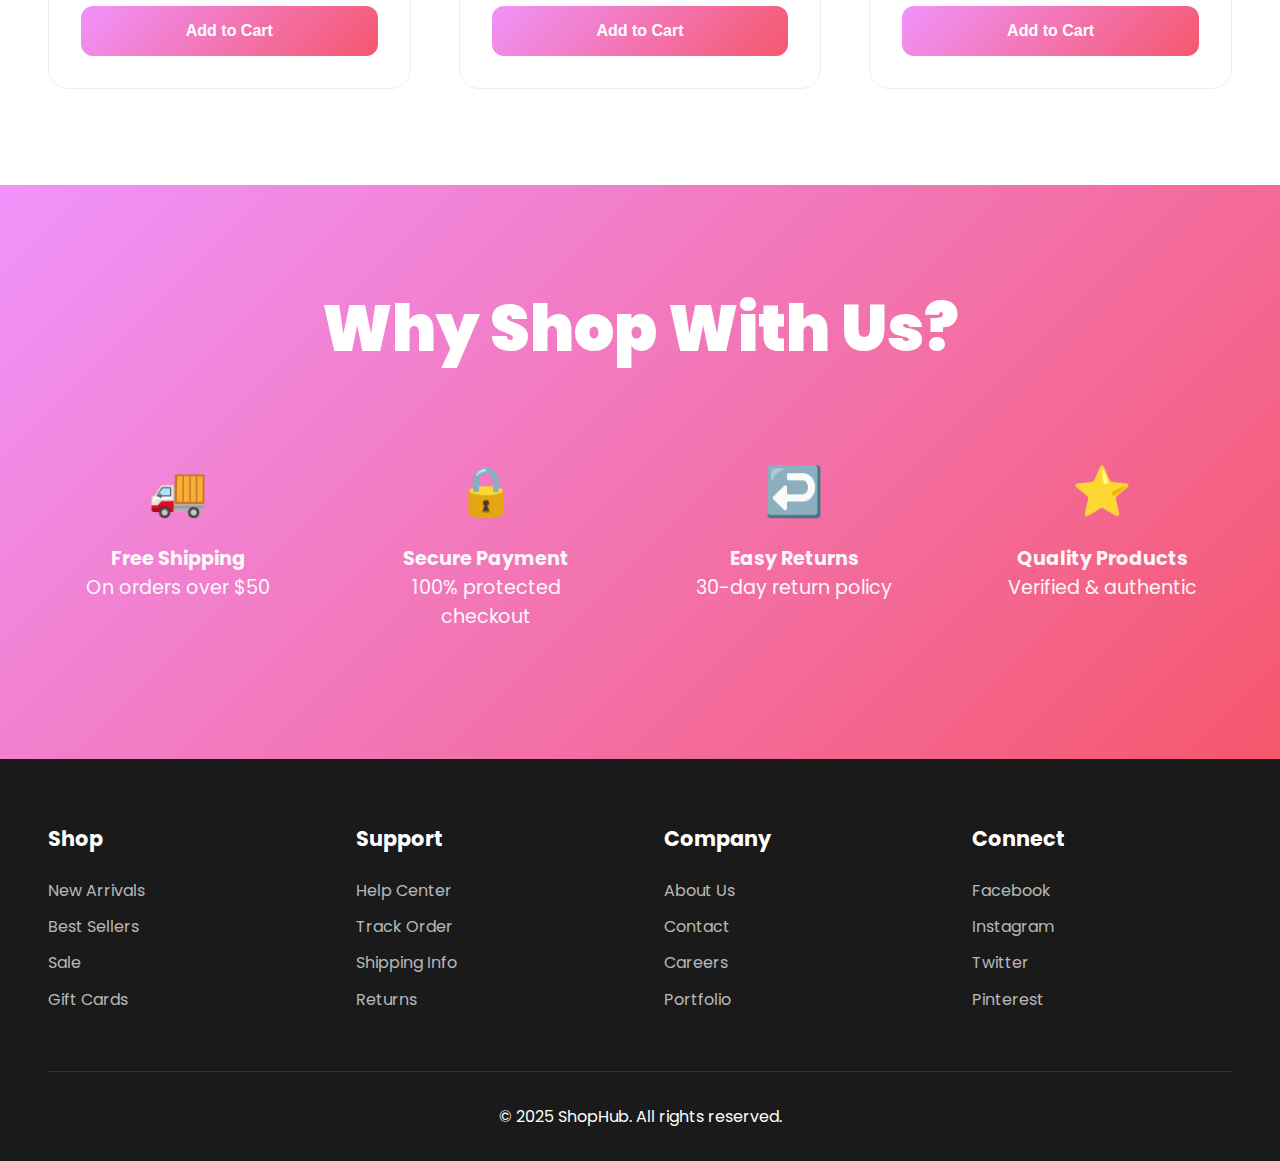
<file: project2-ecommerce.html>
<!DOCTYPE html>
<html lang="en">

<head>
    <meta charset="UTF-8">
    <meta name="viewport" content="width=device-width, initial-scale=1.0">
    <title>ShopHub - Premium E-commerce Experience</title>
    <style>
        @import url('https://fonts.googleapis.com/css2?family=Poppins:wght@300;400;600;700;900&display=swap');

        * {
            margin: 0;
            padding: 0;
            box-sizing: border-box;
        }

        body {
            font-family: 'Poppins', sans-serif;
            background: #fff;
            color: #1a1a1a;
        }

        nav {
            position: fixed;
            width: 100%;
            top: 0;
            padding: 1.5rem 3rem;
            background: rgba(255, 255, 255, 0.98);
            backdrop-filter: blur(10px);
            z-index: 1000;
            box-shadow: 0 2px 20px rgba(0, 0, 0, 0.05);
        }

        .nav-container {
            max-width: 1400px;
            margin: 0 auto;
            display: flex;
            justify-content: space-between;
            align-items: center;
        }

        .logo {
            font-size: 2rem;
            font-weight: 900;
            background: linear-gradient(135deg, #f093fb, #f5576c);
            -webkit-background-clip: text;
            background-clip: text;
            -webkit-text-fill-color: transparent;
        }

        .nav-links {
            display: flex;
            gap: 2.5rem;
            list-style: none;
            align-items: center;
        }

        .nav-links a {
            color: #1a1a1a;
            text-decoration: none;
            font-weight: 600;
            transition: color 0.3s ease;
        }

        .nav-links a:hover {
            color: #f5576c;
        }

        .cart-btn {
            padding: 0.7rem 1.5rem;
            background: linear-gradient(135deg, #f093fb, #f5576c);
            color: #fff;
            border-radius: 50px;
            font-weight: 700;
        }

        .hero {
            min-height: 100vh;
            display: flex;
            align-items: center;
            background: linear-gradient(135deg, #f093fb 0%, #f5576c 100%);
            padding: 8rem 3rem 4rem;
        }

        .hero-content {
            max-width: 1400px;
            margin: 0 auto;
            display: grid;
            grid-template-columns: 1fr 1fr;
            gap: 5rem;
            align-items: center;
            color: #fff;
        }

        .hero-text h1 {
            font-size: clamp(3rem, 7vw, 5rem);
            font-weight: 900;
            margin-bottom: 1.5rem;
            line-height: 1.1;
        }

        .hero-text p {
            font-size: 1.3rem;
            margin-bottom: 2.5rem;
            opacity: 0.95;
        }

        .hero-image {
            display: flex;
            align-items: center;
            justify-content: center;
            font-size: 15rem;
        }

        .btn {
            padding: 1.2rem 3rem;
            border-radius: 50px;
            font-weight: 700;
            font-size: 1.1rem;
            text-decoration: none;
            display: inline-block;
            transition: all 0.3s ease;
        }

        .btn-white {
            background: #fff;
            color: #f5576c;
        }

        .btn-white:hover {
            transform: translateY(-3px);
            box-shadow: 0 20px 60px rgba(0, 0, 0, 0.3);
        }

        .categories {
            padding: 6rem 3rem;
            background: #fafafa;
        }

        .section-title {
            font-size: clamp(2.5rem, 5vw, 4rem);
            font-weight: 900;
            text-align: center;
            margin-bottom: 3rem;
        }

        .categories-grid {
            max-width: 1400px;
            margin: 0 auto;
            display: grid;
            grid-template-columns: repeat(auto-fit, minmax(250px, 1fr));
            gap: 2rem;
        }

        .category-card {
            background: #fff;
            padding: 3rem 2rem;
            border-radius: 25px;
            text-align: center;
            transition: all 0.3s ease;
            cursor: pointer;
            box-shadow: 0 5px 20px rgba(0, 0, 0, 0.05);
        }

        .category-card:hover {
            transform: translateY(-10px);
            box-shadow: 0 20px 60px rgba(245, 87, 108, 0.2);
        }

        .category-icon {
            font-size: 5rem;
            margin-bottom: 1rem;
        }

        .category-card h3 {
            font-size: 1.5rem;
            font-weight: 700;
            margin-bottom: 0.5rem;
        }

        .category-card p {
            color: #666;
        }

        .products {
            padding: 6rem 3rem;
            background: #fff;
        }

        .products-grid {
            max-width: 1400px;
            margin: 0 auto;
            display: grid;
            grid-template-columns: repeat(auto-fill, minmax(300px, 1fr));
            gap: 3rem;
        }

        .product-card {
            background: #fff;
            border-radius: 20px;
            overflow: hidden;
            transition: all 0.3s ease;
            border: 1px solid #eee;
        }

        .product-card:hover {
            transform: translateY(-10px);
            box-shadow: 0 20px 60px rgba(0, 0, 0, 0.1);
        }

        .product-image {
            height: 300px;
            background: linear-gradient(135deg, #f093fb, #f5576c);
            display: flex;
            align-items: center;
            justify-content: center;
            font-size: 8rem;
        }

        .product-info {
            padding: 2rem;
        }

        .product-info h3 {
            font-size: 1.3rem;
            font-weight: 700;
            margin-bottom: 0.5rem;
        }

        .product-info p {
            color: #666;
            margin-bottom: 1rem;
        }

        .product-price {
            font-size: 1.8rem;
            font-weight: 900;
            color: #f5576c;
            margin-bottom: 1rem;
        }

        .add-to-cart {
            width: 100%;
            padding: 1rem;
            background: linear-gradient(135deg, #f093fb, #f5576c);
            color: #fff;
            border: none;
            border-radius: 12px;
            font-weight: 700;
            font-size: 1rem;
            cursor: pointer;
            transition: all 0.3s ease;
        }

        .add-to-cart:hover {
            transform: translateY(-2px);
            box-shadow: 0 10px 30px rgba(245, 87, 108, 0.3);
        }

        .features {
            padding: 6rem 3rem;
            background: linear-gradient(135deg, #f093fb, #f5576c);
            color: #fff;
        }

        .features-grid {
            max-width: 1400px;
            margin: 0 auto;
            display: grid;
            grid-template-columns: repeat(auto-fit, minmax(250px, 1fr));
            gap: 3rem;
            text-align: center;
        }

        .feature-item {
            padding: 2rem;
        }

        .feature-item h3 {
            font-size: 3rem;
            margin-bottom: 1rem;
        }

        .feature-item p {
            font-size: 1.2rem;
            opacity: 0.95;
        }

        footer {
            background: #1a1a1a;
            color: #fff;
            padding: 4rem 3rem 2rem;
        }

        .footer-content {
            max-width: 1400px;
            margin: 0 auto;
            display: grid;
            grid-template-columns: repeat(auto-fit, minmax(200px, 1fr));
            gap: 3rem;
            margin-bottom: 3rem;
        }

        .footer-section h4 {
            font-size: 1.3rem;
            font-weight: 700;
            margin-bottom: 1.5rem;
        }

        .footer-section ul {
            list-style: none;
        }

        .footer-section li {
            margin-bottom: 0.7rem;
        }

        .footer-section a {
            color: rgba(255, 255, 255, 0.7);
            text-decoration: none;
            transition: color 0.3s ease;
        }

        .footer-section a:hover {
            color: #f5576c;
        }

        .footer-bottom {
            text-align: center;
            padding-top: 2rem;
            border-top: 1px solid rgba(255, 255, 255, 0.1);
        }

        @media (max-width: 768px) {
            nav {
                padding: 1rem 1.5rem;
            }

            .hero-content {
                grid-template-columns: 1fr;
                gap: 3rem;
            }

            .hero-image {
                font-size: 10rem;
            }

            section {
                padding: 4rem 1.5rem;
            }
        }
    </style>
</head>

<body>
    <nav>
        <div class="nav-container">
            <div class="logo">ShopHub</div>
            <ul class="nav-links">
                <li><a href="#home">Home</a></li>
                <li><a href="#categories">Categories</a></li>
                <li><a href="#products">Products</a></li>
                <li><a href="index.html">← Portfolio</a></li>
                <li><a href="#" class="cart-btn">🛒 Cart (0)</a></li>
            </ul>
        </div>
    </nav>

    <section id="home" class="hero">
        <div class="hero-content">
            <div class="hero-text">
                <h1>Shop the Latest Trends</h1>
                <p>Discover amazing products at unbeatable prices. Free shipping on orders over $50!</p>
                <a href="#products" class="btn btn-white">Shop Now</a>
            </div>
            <div class="hero-image">
                🛍️
            </div>
        </div>
    </section>

    <section id="categories" class="categories">
        <h2 class="section-title">Shop by Category</h2>
        <div class="categories-grid">
            <div class="category-card">
                <div class="category-icon">👕</div>
                <h3>Fashion</h3>
                <p>Latest clothing trends</p>
            </div>

            <div class="category-card">
                <div class="category-icon">📱</div>
                <h3>Electronics</h3>
                <p>Gadgets & devices</p>
            </div>

            <div class="category-card">
                <div class="category-icon">🏠</div>
                <h3>Home & Living</h3>
                <p>Decor & furniture</p>
            </div>

            <div class="category-card">
                <div class="category-icon">💄</div>
                <h3>Beauty</h3>
                <p>Cosmetics & skincare</p>
            </div>

            <div class="category-card">
                <div class="category-icon">⚽</div>
                <h3>Sports</h3>
                <p>Fitness & equipment</p>
            </div>

            <div class="category-card">
                <div class="category-icon">📚</div>
                <h3>Books</h3>
                <p>Literature & learning</p>
            </div>
        </div>
    </section>

    <section id="products" class="products">
        <h2 class="section-title">Featured Products</h2>
        <div class="products-grid">
            <div class="product-card">
                <div class="product-image">👔</div>
                <div class="product-info">
                    <h3>Premium Cotton Shirt</h3>
                    <p>Soft, breathable fabric for all-day comfort</p>
                    <div class="product-price">$49.99</div>
                    <button class="add-to-cart">Add to Cart</button>
                </div>
            </div>

            <div class="product-card">
                <div class="product-image">⌚</div>
                <div class="product-info">
                    <h3>Smart Watch Pro</h3>
                    <p>Track fitness & stay connected</p>
                    <div class="product-price">$299.99</div>
                    <button class="add-to-cart">Add to Cart</button>
                </div>
            </div>

            <div class="product-card">
                <div class="product-image">🎧</div>
                <div class="product-info">
                    <h3>Wireless Headphones</h3>
                    <p>Premium sound quality, 30hr battery</p>
                    <div class="product-price">$149.99</div>
                    <button class="add-to-cart">Add to Cart</button>
                </div>
            </div>

            <div class="product-card">
                <div class="product-image">👟</div>
                <div class="product-info">
                    <h3>Running Shoes</h3>
                    <p>Lightweight & comfortable design</p>
                    <div class="product-price">$89.99</div>
                    <button class="add-to-cart">Add to Cart</button>
                </div>
            </div>

            <div class="product-card">
                <div class="product-image">💼</div>
                <div class="product-info">
                    <h3>Leather Backpack</h3>
                    <p>Stylish & spacious for daily use</p>
                    <div class="product-price">$79.99</div>
                    <button class="add-to-cart">Add to Cart</button>
                </div>
            </div>

            <div class="product-card">
                <div class="product-image">☕</div>
                <div class="product-info">
                    <h3>Coffee Maker</h3>
                    <p>Brew perfect coffee every morning</p>
                    <div class="product-price">$129.99</div>
                    <button class="add-to-cart">Add to Cart</button>
                </div>
            </div>
        </div>
    </section>

    <section class="features">
        <h2 class="section-title">Why Shop With Us?</h2>
        <div class="features-grid">
            <div class="feature-item">
                <h3>🚚</h3>
                <p><strong>Free Shipping</strong><br>On orders over $50</p>
            </div>

            <div class="feature-item">
                <h3>🔒</h3>
                <p><strong>Secure Payment</strong><br>100% protected checkout</p>
            </div>

            <div class="feature-item">
                <h3>↩️</h3>
                <p><strong>Easy Returns</strong><br>30-day return policy</p>
            </div>

            <div class="feature-item">
                <h3>⭐</h3>
                <p><strong>Quality Products</strong><br>Verified & authentic</p>
            </div>
        </div>
    </section>

    <footer>
        <div class="footer-content">
            <div class="footer-section">
                <h4>Shop</h4>
                <ul>
                    <li><a href="#">New Arrivals</a></li>
                    <li><a href="#">Best Sellers</a></li>
                    <li><a href="#">Sale</a></li>
                    <li><a href="#">Gift Cards</a></li>
                </ul>
            </div>

            <div class="footer-section">
                <h4>Support</h4>
                <ul>
                    <li><a href="#">Help Center</a></li>
                    <li><a href="#">Track Order</a></li>
                    <li><a href="#">Shipping Info</a></li>
                    <li><a href="#">Returns</a></li>
                </ul>
            </div>

            <div class="footer-section">
                <h4>Company</h4>
                <ul>
                    <li><a href="#">About Us</a></li>
                    <li><a href="#">Contact</a></li>
                    <li><a href="#">Careers</a></li>
                    <li><a href="index.html">Portfolio</a></li>
                </ul>
            </div>

            <div class="footer-section">
                <h4>Connect</h4>
                <ul>
                    <li><a href="#">Facebook</a></li>
                    <li><a href="#">Instagram</a></li>
                    <li><a href="#">Twitter</a></li>
                    <li><a href="#">Pinterest</a></li>
                </ul>
            </div>
        </div>

        <div class="footer-bottom">
            <p>&copy; 2025 ShopHub. All rights reserved.</p>
        </div>
    </footer>
</body>

</html>
</file>
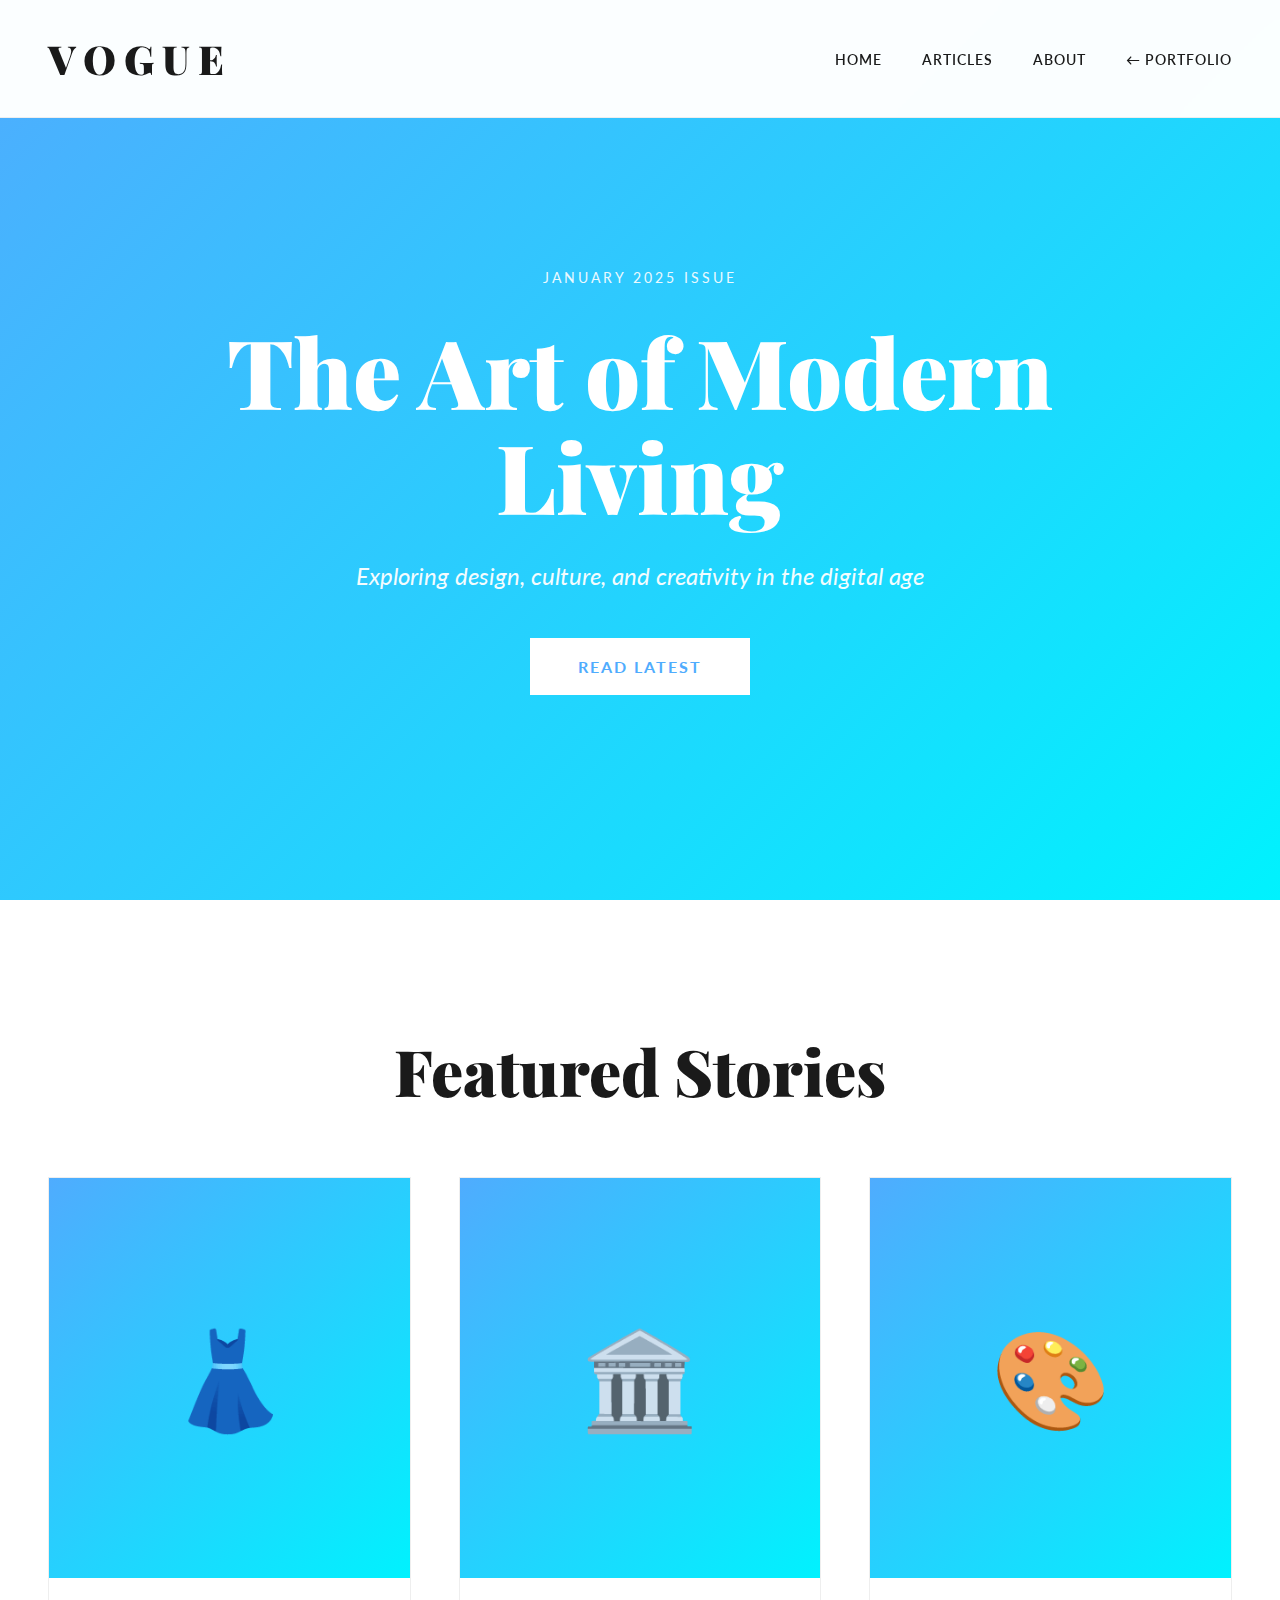
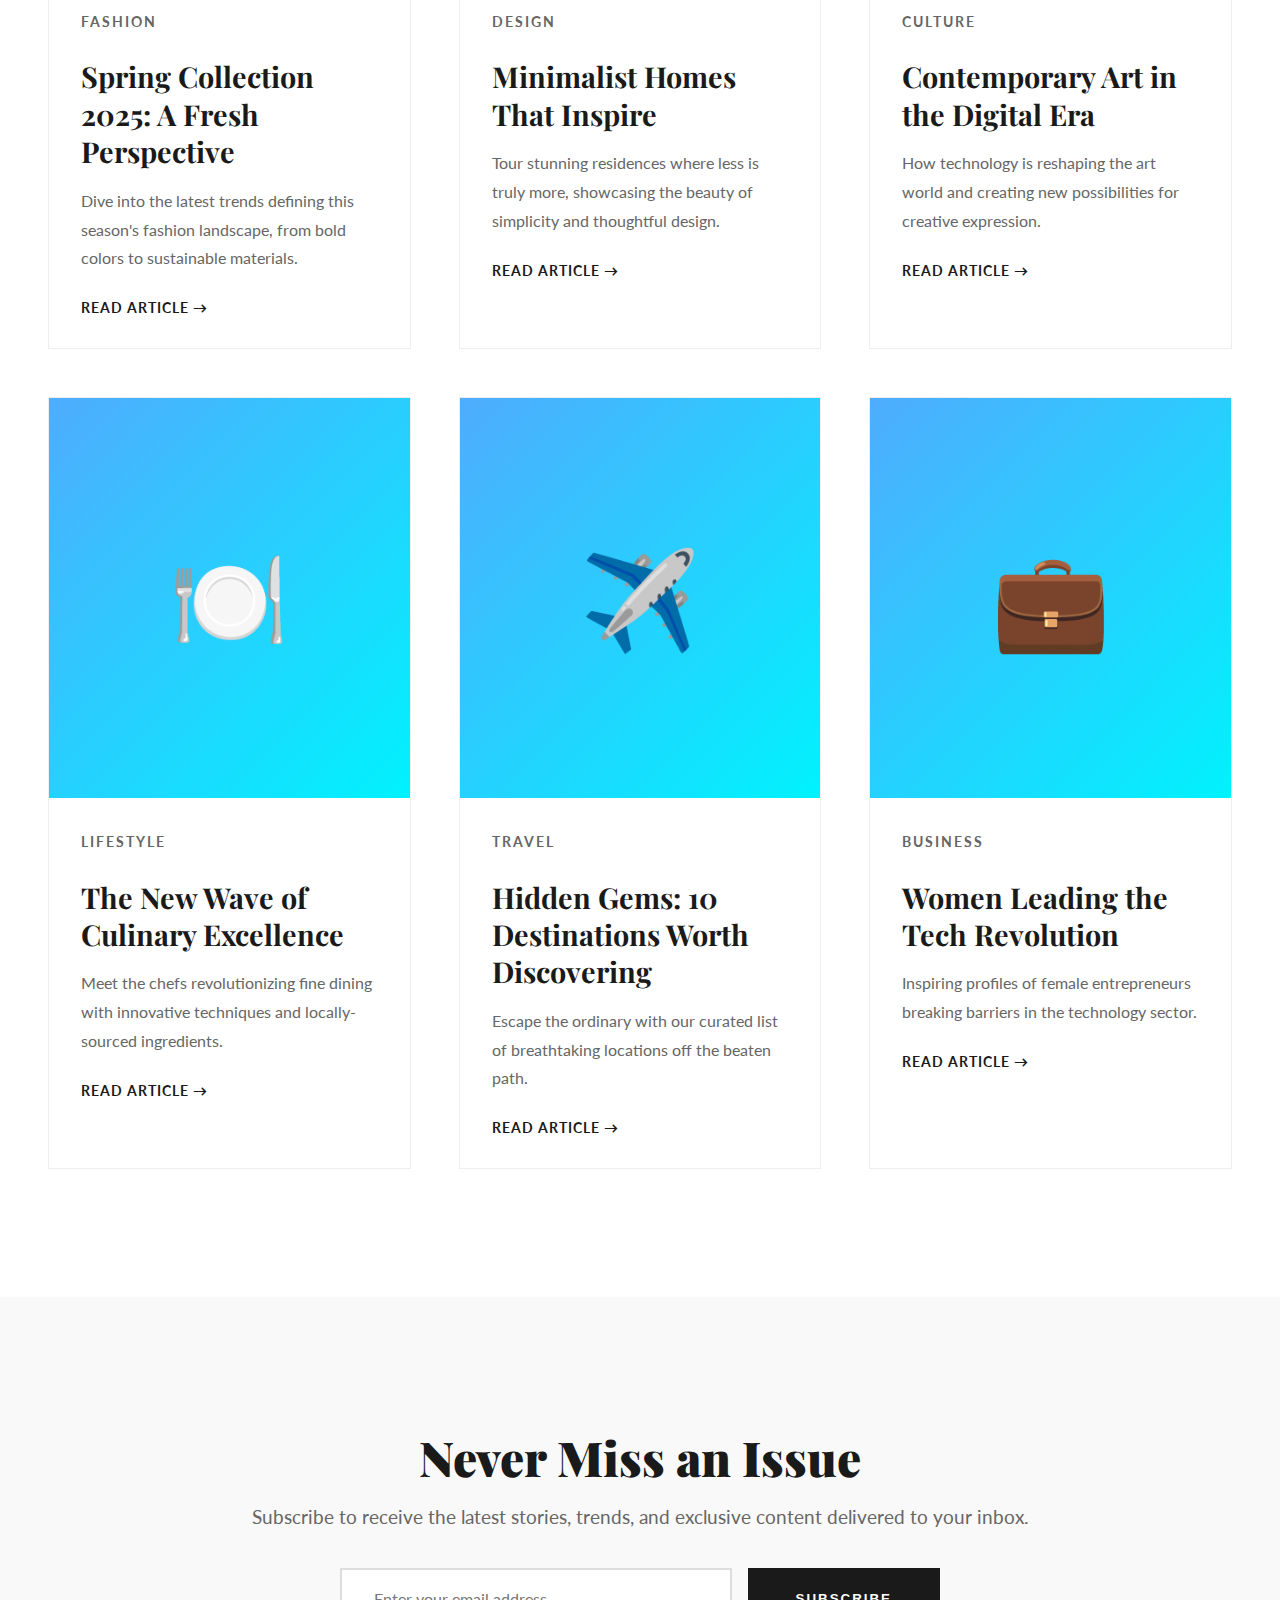
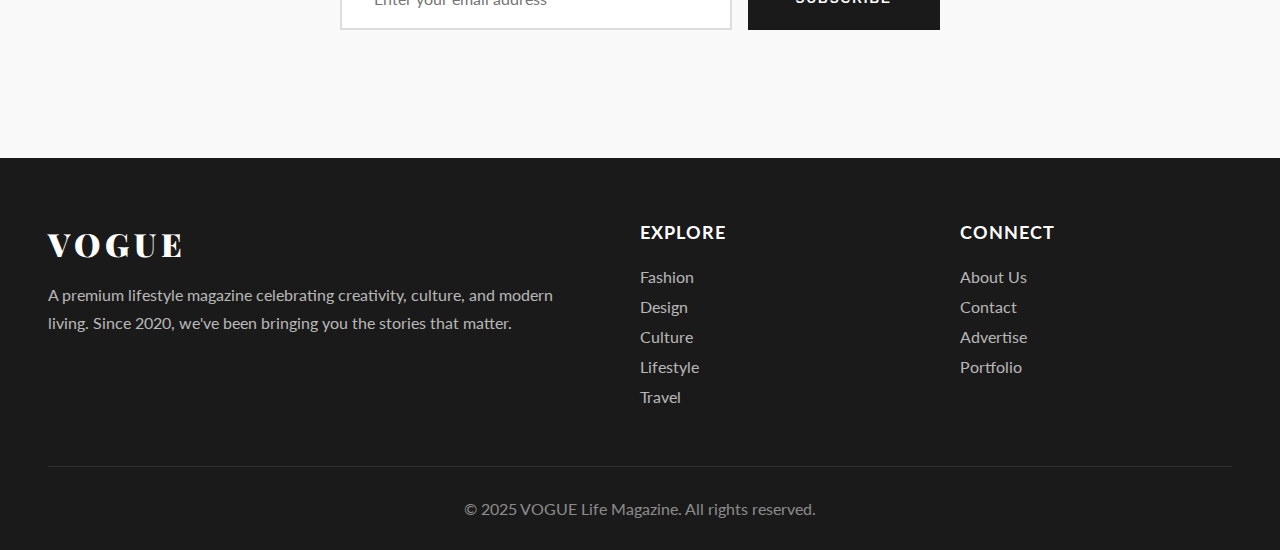
<file: project3-magazine.html>
<!DOCTYPE html>
<html lang="en">

<head>
    <meta charset="UTF-8">
    <meta name="viewport" content="width=device-width, initial-scale=1.0">
    <title>VOGUE Life - Premium Lifestyle Magazine</title>
    <style>
        @import url('https://fonts.googleapis.com/css2?family=Playfair+Display:wght@400;700;900&family=Lato:wght@300;400;700&display=swap');

        * {
            margin: 0;
            padding: 0;
            box-sizing: border-box;
        }

        body {
            font-family: 'Lato', sans-serif;
            background: #fff;
            color: #1a1a1a;
        }

        nav {
            position: fixed;
            width: 100%;
            top: 0;
            padding: 2rem 3rem;
            background: rgba(255, 255, 255, 0.98);
            backdrop-filter: blur(10px);
            z-index: 1000;
            border-bottom: 1px solid #eee;
        }

        .nav-container {
            max-width: 1200px;
            margin: 0 auto;
            display: flex;
            justify-content: space-between;
            align-items: center;
        }

        .logo {
            font-size: 2.5rem;
            font-weight: 900;
            font-family: 'Playfair Display', serif;
            letter-spacing: 8px;
        }

        .nav-links {
            display: flex;
            gap: 2.5rem;
            list-style: none;
        }

        .nav-links a {
            color: #1a1a1a;
            text-decoration: none;
            font-weight: 600;
            font-size: 0.9rem;
            letter-spacing: 1px;
            text-transform: uppercase;
            transition: color 0.3s ease;
        }

        .nav-links a:hover {
            color: #4facfe;
        }

        .hero {
            min-height: 100vh;
            background: linear-gradient(135deg, #4facfe 0%, #00f2fe 100%);
            display: flex;
            align-items: center;
            justify-content: center;
            padding: 8rem 3rem 4rem;
        }

        .hero-content {
            max-width: 900px;
            text-align: center;
            color: #fff;
        }

        .issue-label {
            font-size: 0.9rem;
            letter-spacing: 3px;
            text-transform: uppercase;
            margin-bottom: 2rem;
            opacity: 0.9;
        }

        .hero h1 {
            font-family: 'Playfair Display', serif;
            font-size: clamp(3rem, 8vw, 6rem);
            font-weight: 900;
            line-height: 1.1;
            margin-bottom: 2rem;
        }

        .hero .subtitle {
            font-size: 1.5rem;
            margin-bottom: 3rem;
            font-style: italic;
            opacity: 0.95;
        }

        .btn {
            padding: 1.2rem 3rem;
            background: #fff;
            color: #4facfe;
            border-radius: 0;
            font-weight: 700;
            font-size: 1rem;
            text-decoration: none;
            display: inline-block;
            letter-spacing: 2px;
            text-transform: uppercase;
            transition: all 0.3s ease;
        }

        .btn:hover {
            background: #1a1a1a;
            color: #fff;
        }

        .featured {
            padding: 8rem 3rem;
            background: #fff;
        }

        .section-header {
            max-width: 1200px;
            margin: 0 auto 4rem;
            text-align: center;
        }

        .section-title {
            font-family: 'Playfair Display', serif;
            font-size: clamp(2.5rem, 5vw, 4rem);
            font-weight: 900;
            margin-bottom: 1rem;
        }

        .content-grid {
            max-width: 1200px;
            margin: 0 auto;
            display: grid;
            grid-template-columns: repeat(auto-fit, minmax(350px, 1fr));
            gap: 3rem;
        }

        .article-card {
            background: #fff;
            overflow: hidden;
            transition: all 0.3s ease;
            cursor: pointer;
            border: 1px solid #eee;
        }

        .article-card:hover {
            transform: translateY(-5px);
            box-shadow: 0 20px 60px rgba(0, 0, 0, 0.1);
        }

        .article-image {
            height: 400px;
            background: linear-gradient(135deg, #4facfe, #00f2fe);
            display: flex;
            align-items: center;
            justify-content: center;
            font-size: 6rem;
        }

        .article-content {
            padding: 2rem;
        }

        .article-category {
            font-size: 0.85rem;
            letter-spacing: 2px;
            text-transform: uppercase;
            color: #4facfe;
            font-weight: 700;
            margin-bottom: 1rem;
        }

        .article-content h3 {
            font-family: 'Playfair Display', serif;
            font-size: 1.8rem;
            font-weight: 700;
            margin-bottom: 1rem;
            line-height: 1.3;
        }

        .article-content p {
            color: #666;
            line-height: 1.8;
            margin-bottom: 1.5rem;
        }

        .read-more {
            color: #1a1a1a;
            text-decoration: none;
            font-weight: 700;
            font-size: 0.9rem;
            letter-spacing: 1px;
            text-transform: uppercase;
        }

        .read-more:hover {
            color: #4facfe;
        }

        .subscribe {
            padding: 8rem 3rem;
            background: #f9f9f9;
            text-align: center;
        }

        .subscribe h2 {
            font-family: 'Playfair Display', serif;
            font-size: 3rem;
            font-weight: 900;
            margin-bottom: 1rem;
        }

        .subscribe p {
            font-size: 1.2rem;
            color: #666;
            margin-bottom: 2.5rem;
        }

        .subscribe-form {
            max-width: 600px;
            margin: 0 auto;
            display: flex;
            gap: 1rem;
        }

        .subscribe-input {
            flex: 1;
            padding: 1.2rem 2rem;
            border: 2px solid #ddd;
            font-size: 1rem;
            font-family: 'Lato', sans-serif;
        }

        .subscribe-input:focus {
            outline: none;
            border-color: #4facfe;
        }

        .subscribe-btn {
            padding: 1.2rem 3rem;
            background: #1a1a1a;
            color: #fff;
            border: none;
            font-weight: 700;
            text-transform: uppercase;
            letter-spacing: 2px;
            cursor: pointer;
            transition: all 0.3s ease;
        }

        .subscribe-btn:hover {
            background: #4facfe;
        }

        footer {
            background: #1a1a1a;
            color: #fff;
            padding: 4rem 3rem 2rem;
        }

        .footer-content {
            max-width: 1200px;
            margin: 0 auto;
            display: grid;
            grid-template-columns: 2fr 1fr 1fr;
            gap: 3rem;
            margin-bottom: 3rem;
        }

        .footer-about h3 {
            font-family: 'Playfair Display', serif;
            font-size: 2rem;
            font-weight: 900;
            letter-spacing: 5px;
            margin-bottom: 1rem;
        }

        .footer-about p {
            color: rgba(255, 255, 255, 0.7);
            line-height: 1.8;
        }

        .footer-links h4 {
            font-size: 1.1rem;
            font-weight: 700;
            margin-bottom: 1.5rem;
            letter-spacing: 1px;
            text-transform: uppercase;
        }

        .footer-links ul {
            list-style: none;
        }

        .footer-links li {
            margin-bottom: 0.7rem;
        }

        .footer-links a {
            color: rgba(255, 255, 255, 0.7);
            text-decoration: none;
            transition: color 0.3s ease;
        }

        .footer-links a:hover {
            color: #4facfe;
        }

        .footer-bottom {
            text-align: center;
            padding-top: 2rem;
            border-top: 1px solid rgba(255, 255, 255, 0.1);
            color: rgba(255, 255, 255, 0.5);
        }

        @media (max-width: 768px) {
            nav {
                padding: 1.5rem;
            }

            .nav-links {
                gap: 1.5rem;
                font-size: 0.8rem;
            }

            .hero {
                padding: 6rem 1.5rem 4rem;
            }

            .featured,
            .subscribe {
                padding: 4rem 1.5rem;
            }

            .footer-content {
                grid-template-columns: 1fr;
            }

            .subscribe-form {
                flex-direction: column;
            }
        }
    </style>
</head>

<body>
    <nav>
        <div class="nav-container">
            <div class="logo">VOGUE</div>
            <ul class="nav-links">
                <li><a href="#home">Home</a></li>
                <li><a href="#articles">Articles</a></li>
                <li><a href="#about">About</a></li>
                <li><a href="index.html">← Portfolio</a></li>
            </ul>
        </div>
    </nav>

    <section id="home" class="hero">
        <div class="hero-content">
            <p class="issue-label">January 2025 Issue</p>
            <h1>The Art of Modern Living</h1>
            <p class="subtitle">Exploring design, culture, and creativity in the digital age</p>
            <a href="#articles" class="btn">Read Latest</a>
        </div>
    </section>

    <section id="articles" class="featured">
        <div class="section-header">
            <h2 class="section-title">Featured Stories</h2>
        </div>

        <div class="content-grid">
            <div class="article-card">
                <div class="article-image">👗</div>
                <div class="article-content">
                    <p class="article-category">Fashion</p>
                    <h3>Spring Collection 2025: A Fresh Perspective</h3>
                    <p>Dive into the latest trends defining this season's fashion landscape, from bold colors to
                        sustainable materials.</p>
                    <a href="#" class="read-more">Read Article →</a>
                </div>
            </div>

            <div class="article-card">
                <div class="article-image">🏛️</div>
                <div class="article-content">
                    <p class="article-category">Design</p>
                    <h3>Minimalist Homes That Inspire</h3>
                    <p>Tour stunning residences where less is truly more, showcasing the beauty of simplicity and
                        thoughtful design.</p>
                    <a href="#" class="read-more">Read Article →</a>
                </div>
            </div>

            <div class="article-card">
                <div class="article-image">🎨</div>
                <div class="article-content">
                    <p class="article-category">Culture</p>
                    <h3>Contemporary Art in the Digital Era</h3>
                    <p>How technology is reshaping the art world and creating new possibilities for creative expression.
                    </p>
                    <a href="#" class="read-more">Read Article →</a>
                </div>
            </div>

            <div class="article-card">
                <div class="article-image">🍽️</div>
                <div class="article-content">
                    <p class="article-category">Lifestyle</p>
                    <h3>The New Wave of Culinary Excellence</h3>
                    <p>Meet the chefs revolutionizing fine dining with innovative techniques and locally-sourced
                        ingredients.</p>
                    <a href="#" class="read-more">Read Article →</a>
                </div>
            </div>

            <div class="article-card">
                <div class="article-image">✈️</div>
                <div class="article-content">
                    <p class="article-category">Travel</p>
                    <h3>Hidden Gems: 10 Destinations Worth Discovering</h3>
                    <p>Escape the ordinary with our curated list of breathtaking locations off the beaten path.</p>
                    <a href="#" class="read-more">Read Article →</a>
                </div>
            </div>

            <div class="article-card">
                <div class="article-image">💼</div>
                <div class="article-content">
                    <p class="article-category">Business</p>
                    <h3>Women Leading the Tech Revolution</h3>
                    <p>Inspiring profiles of female entrepreneurs breaking barriers in the technology sector.</p>
                    <a href="#" class="read-more">Read Article →</a>
                </div>
            </div>
        </div>
    </section>

    <section class="subscribe">
        <h2>Never Miss an Issue</h2>
        <p>Subscribe to receive the latest stories, trends, and exclusive content delivered to your inbox.</p>
        <form class="subscribe-form">
            <input type="email" class="subscribe-input" placeholder="Enter your email address" required>
            <button type="submit" class="subscribe-btn">Subscribe</button>
        </form>
    </section>

    <footer>
        <div class="footer-content">
            <div class="footer-about">
                <h3>VOGUE</h3>
                <p>A premium lifestyle magazine celebrating creativity, culture, and modern living. Since 2020, we've
                    been bringing you the stories that matter.</p>
            </div>

            <div class="footer-links">
                <h4>Explore</h4>
                <ul>
                    <li><a href="#">Fashion</a></li>
                    <li><a href="#">Design</a></li>
                    <li><a href="#">Culture</a></li>
                    <li><a href="#">Lifestyle</a></li>
                    <li><a href="#">Travel</a></li>
                </ul>
            </div>

            <div class="footer-links">
                <h4>Connect</h4>
                <ul>
                    <li><a href="#">About Us</a></li>
                    <li><a href="#">Contact</a></li>
                    <li><a href="#">Advertise</a></li>
                    <li><a href="index.html">Portfolio</a></li>
                </ul>
            </div>
        </div>

        <div class="footer-bottom">
            <p>&copy; 2025 VOGUE Life Magazine. All rights reserved.</p>
        </div>
    </footer>
</body>

</html>
</file>
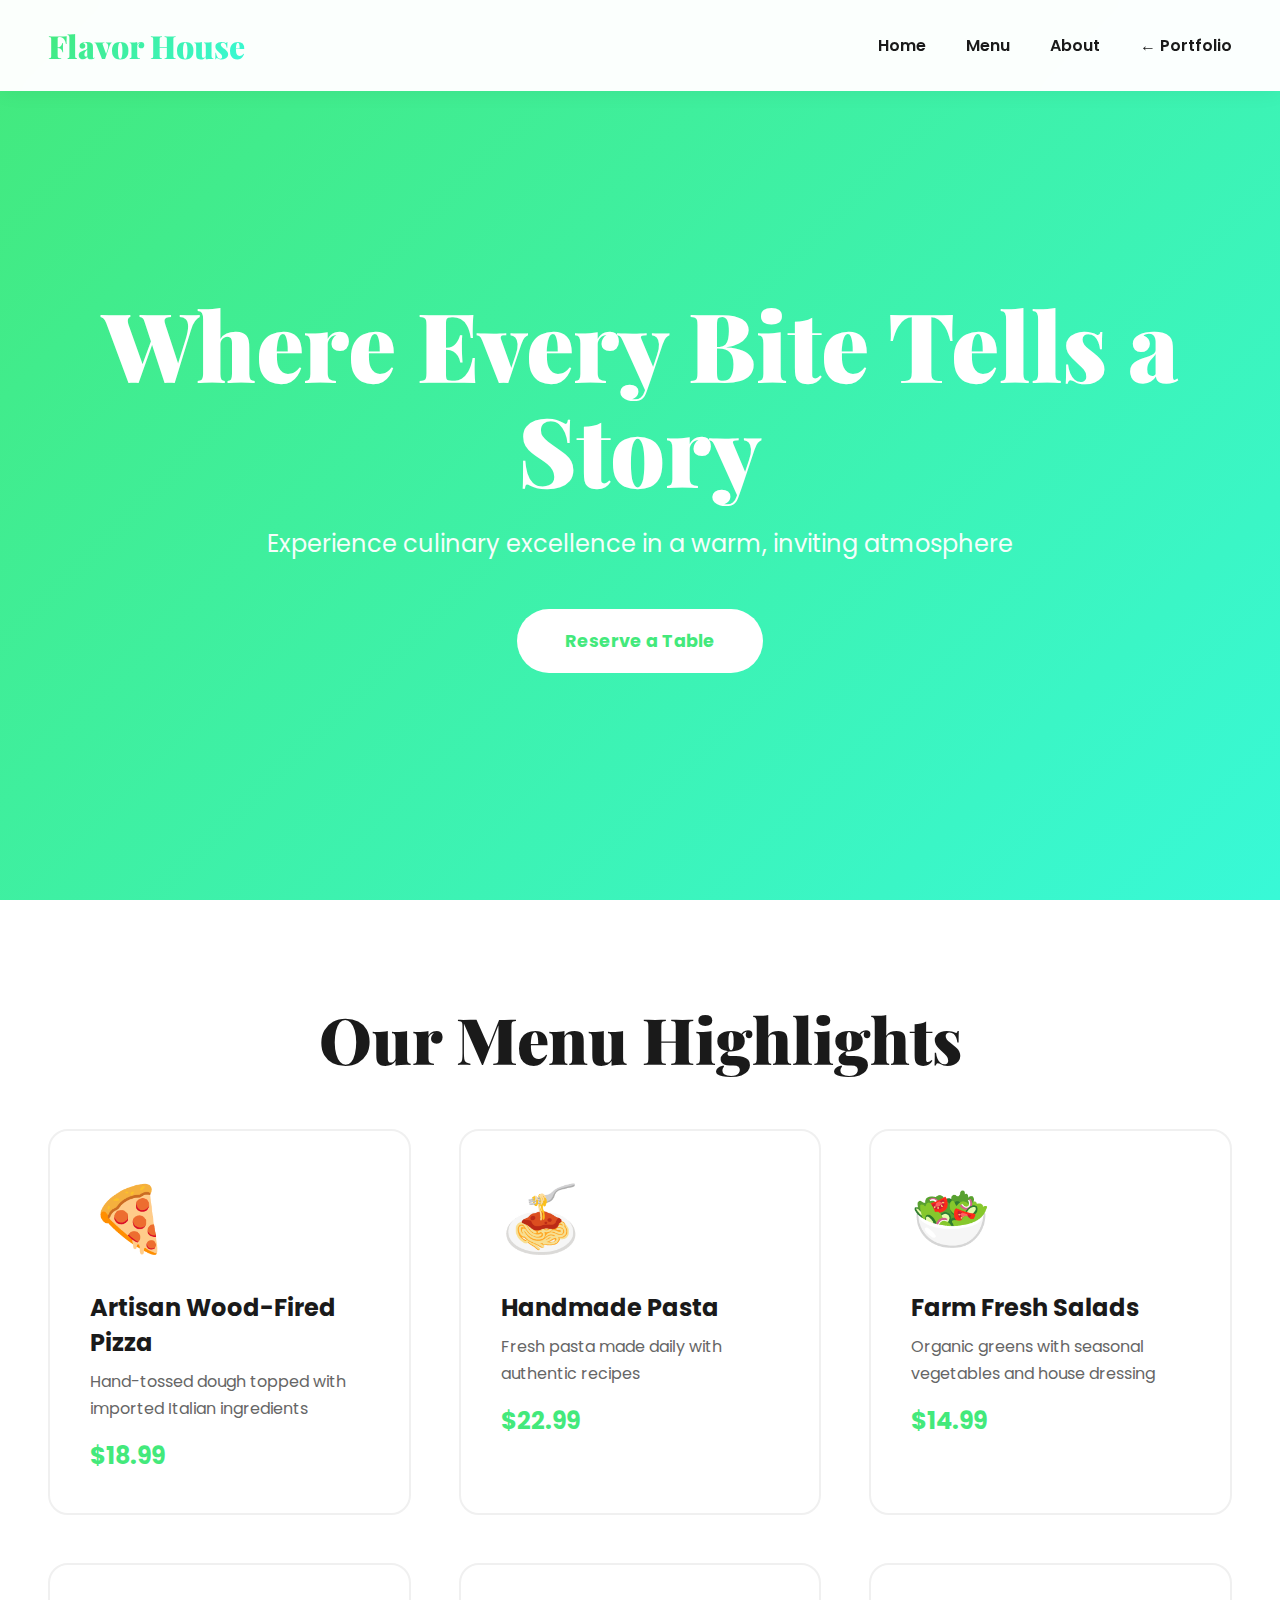
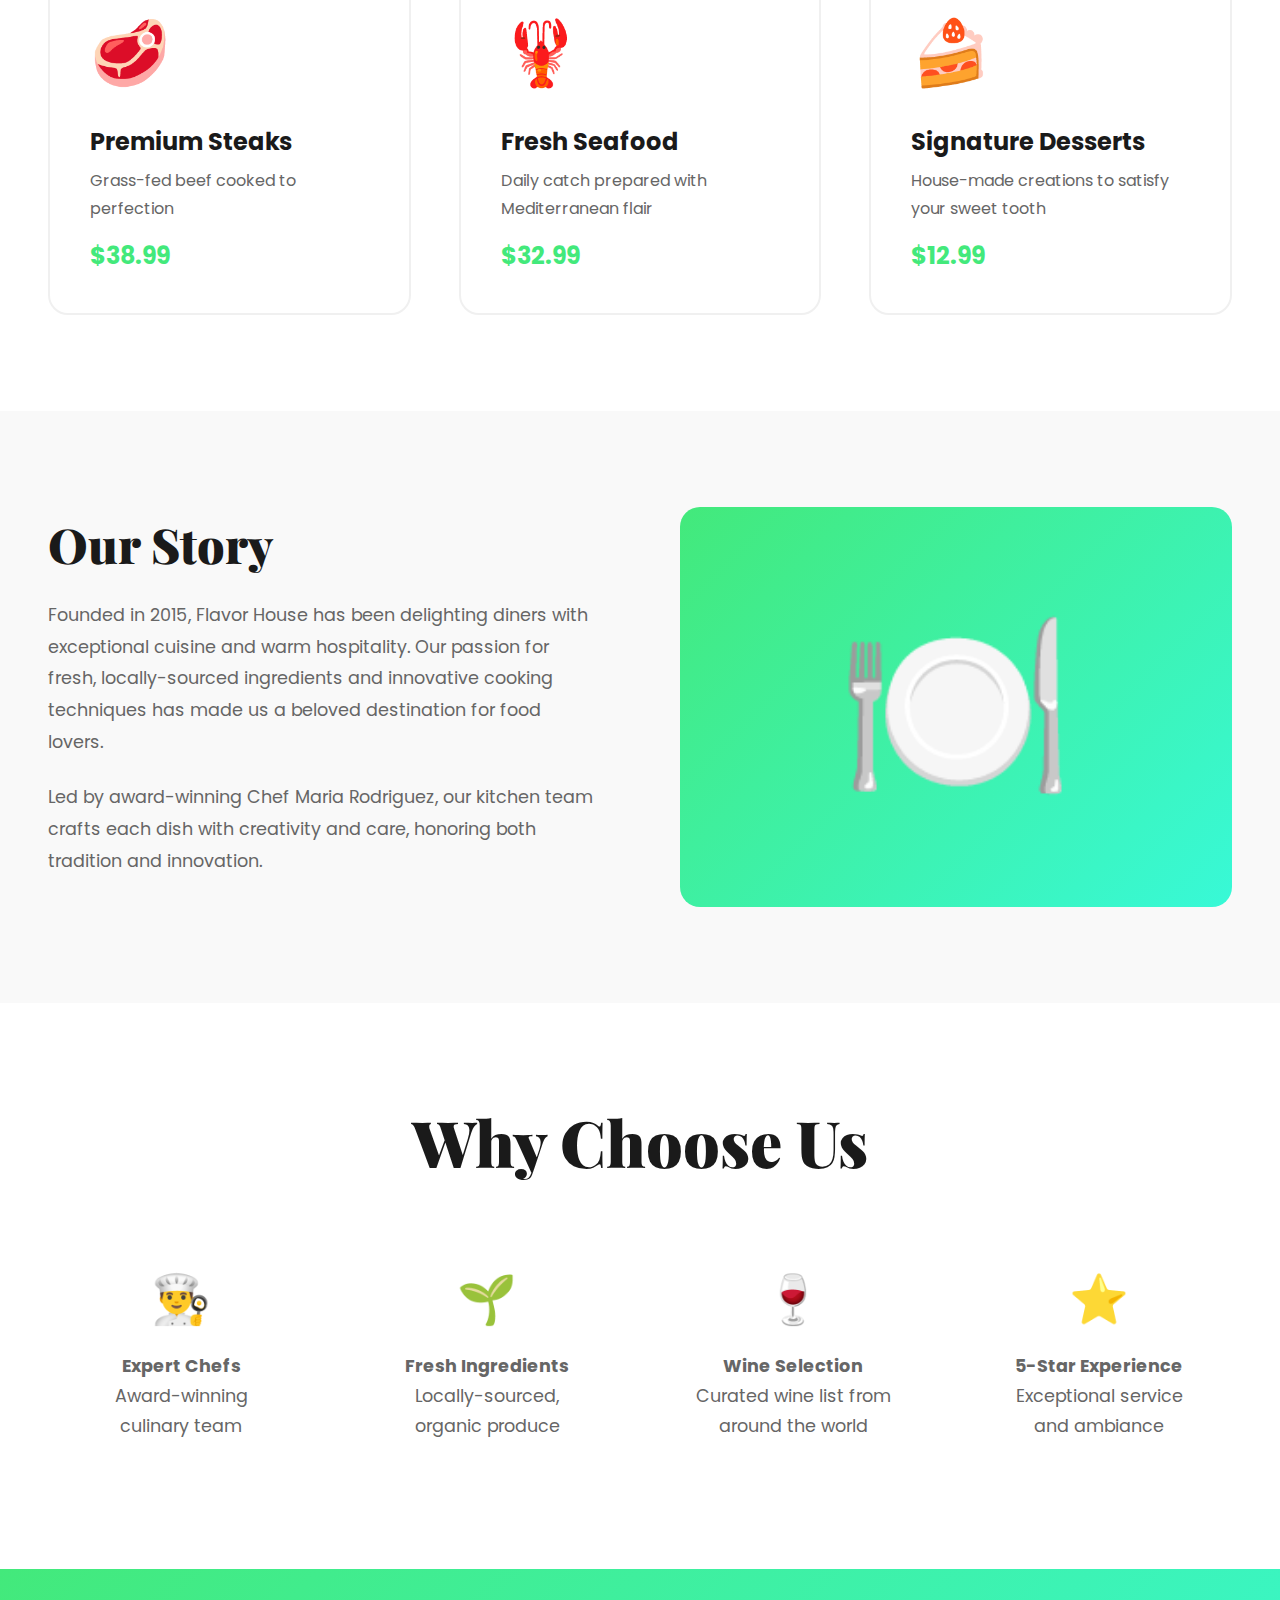
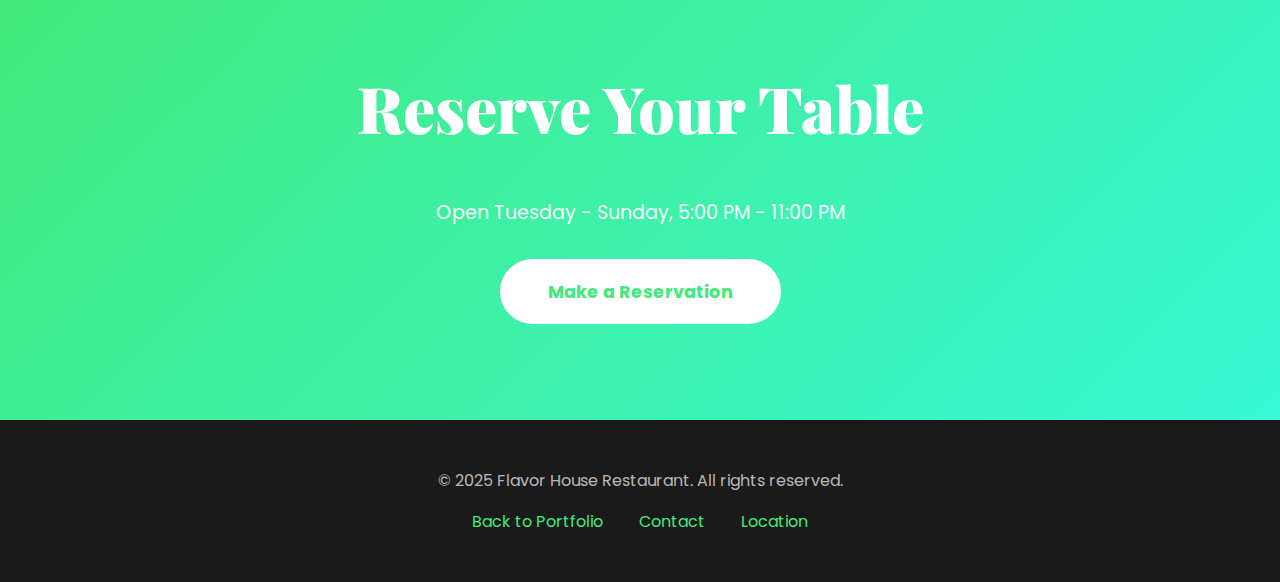
<file: project4-restaurant.html>
<!DOCTYPE html>
<html lang="en">
<head>
    <meta charset="UTF-8">
    <meta name="viewport" content="width=device-width, initial-scale=1.0">
    <title>Flavor House - Exceptional Dining Experience</title>
    <link rel="stylesheet" href="https://fonts.googleapis.com/css2?family=Poppins:wght@300;400;600;700;900&family=Playfair+Display:wght@700;900&display=swap">
    <style>
        * { margin: 0; padding: 0; box-sizing: border-box; }
        body { font-family: 'Poppins', sans-serif; background: #fff; color: #1a1a1a; }
        nav { position: fixed; width: 100%; top: 0; padding: 1.5rem 3rem; background: rgba(255, 255, 255, 0.98); backdrop-filter: blur(10px); z-index: 1000; box-shadow: 0 2px 20px rgba(0, 0, 0, 0.05); }
        .nav-container { max-width: 1400px; margin: 0 auto; display: flex; justify-content: space-between; align-items: center; }
        .logo { font-family: 'Playfair Display', serif; font-size: 2rem; font-weight: 900; background: linear-gradient(135deg, #43e97b, #38f9d7); -webkit-background-clip: text; background-clip: text; -webkit-text-fill-color: transparent; }
        .nav-links { display: flex; gap: 2.5rem; list-style: none; }
        .nav-links a { color: #1a1a1a; text-decoration: none; font-weight: 600; transition: color 0.3s ease; }
        .nav-links a:hover { color: #43e97b; }
        .hero { min-height: 100vh; background: linear-gradient(135deg, #43e97b 0%, #38f9d7 100%); display: flex; align-items: center; padding: 8rem 3rem 4rem; }
        .hero-content { max-width: 1400px; margin: 0 auto; text-align: center; color: #fff; }
        .hero h1 { font-family: 'Playfair Display', serif; font-size: clamp(3rem, 8vw, 6rem); font-weight: 900; margin-bottom: 1.5rem; line-height: 1.1; }
        .hero p { font-size: 1.5rem; margin-bottom: 3rem; opacity: 0.95; }
        .btn { padding: 1.2rem 3rem; background: #fff; color: #43e97b; border-radius: 50px; font-weight: 700; font-size: 1.1rem; text-decoration: none; display: inline-block; transition: all 0.3s ease; }
        .btn:hover { transform: translateY(-3px); box-shadow: 0 20px 60px rgba(0, 0, 0, 0.3); }
        section { padding: 6rem 3rem; }
        .section-title { font-family: 'Playfair Display', serif; font-size: clamp(2.5rem, 5vw, 4rem); font-weight: 900; text-align: center; margin-bottom: 3rem; }
        .menu-grid { max-width: 1400px; margin: 0 auto; display: grid; grid-template-columns: repeat(auto-fit, minmax(300px, 1fr)); gap: 3rem; }
        .menu-item { background: #fff; padding: 2.5rem; border-radius: 20px; border: 2px solid #f0f0f0; transition: all 0.3s ease; }
        .menu-item:hover { transform: translateY(-10px); border-color: #43e97b; box-shadow: 0 20px 60px rgba(67, 233, 123, 0.2); }
        .dish-icon { font-size: 4rem; margin-bottom: 1.5rem; }
        .menu-item h3 { font-size: 1.5rem; font-weight: 700; margin-bottom: 0.5rem; }
        .menu-item p { color: #666; margin-bottom: 1rem; line-height: 1.7; }
        .price { font-size: 1.5rem; font-weight: 700; color: #43e97b; }
        .about { background: #f9f9f9; }
        .about-content { max-width: 1200px; margin: 0 auto; display: grid; grid-template-columns: 1fr 1fr; gap: 5rem; align-items: center; }
        .about-text h2 { font-family: 'Playfair Display', serif; font-size: 3rem; font-weight: 900; margin-bottom: 1.5rem; }
        .about-text p { font-size: 1.1rem; color: #666; line-height: 1.8; margin-bottom: 1.5rem; }
        .about-image { height: 400px; background: linear-gradient(135deg, #43e97b, #38f9d7); border-radius: 20px; display: flex; align-items: center; justify-content: center; font-size: 12rem; }
        .features-grid { max-width: 1400px; margin: 0 auto; display: grid; grid-template-columns: repeat(auto-fit, minmax(250px, 1fr)); gap: 2.5rem; text-align: center; }
        .feature { padding: 2rem; }
        .feature h3 { font-size: 3rem; margin-bottom: 1rem; }
        .feature p { font-size: 1.1rem; color: #666; line-height: 1.7; }
        .reservation { background: linear-gradient(135deg, #43e97b, #38f9d7); color: #fff; text-align: center; }
        .reservation p { font-size: 1.2rem; margin-bottom: 2rem; opacity: 0.95; }
        footer { background: #1a1a1a; color: #fff; padding: 3rem; text-align: center; }
        footer p { color: rgba(255, 255, 255, 0.7); }
        footer a { color: #43e97b; text-decoration: none; margin: 0 1rem; }
        @media (max-width: 768px) {
            nav { padding: 1rem 1.5rem; }
            section { padding: 4rem 1.5rem; }
            .about-content { grid-template-columns: 1fr; }
            .about-image { height: 300px; font-size: 8rem; }
        }
    </style>
</head>
<body>
    <nav>
        <div class="nav-container">
            <div class="logo">Flavor House</div>
            <ul class="nav-links">
                <li><a href="#home">Home</a></li>
                <li><a href="#menu">Menu</a></li>
                <li><a href="#about">About</a></li>
                <li><a href="index.html">← Portfolio</a></li>
            </ul>
        </div>
    </nav>

    <section id="home" class="hero">
        <div class="hero-content">
            <h1>Where Every Bite Tells a Story</h1>
            <p>Experience culinary excellence in a warm, inviting atmosphere</p>
            <a href="#reservation" class="btn">Reserve a Table</a>
        </div>
    </section>

    <section id="menu">
        <h2 class="section-title">Our Menu Highlights</h2>
        <div class="menu-grid">
            <div class="menu-item">
                <div class="dish-icon">🍕</div>
                <h3>Artisan Wood-Fired Pizza</h3>
                <p>Hand-tossed dough topped with imported Italian ingredients</p>
                <span class="price">$18.99</span>
            </div>
            <div class="menu-item">
                <div class="dish-icon">🍝</div>
                <h3>Handmade Pasta</h3>
                <p>Fresh pasta made daily with authentic recipes</p>
                <span class="price">$22.99</span>
            </div>
            <div class="menu-item">
                <div class="dish-icon">🥗</div>
                <h3>Farm Fresh Salads</h3>
                <p>Organic greens with seasonal vegetables and house dressing</p>
                <span class="price">$14.99</span>
            </div>
            <div class="menu-item">
                <div class="dish-icon">🥩</div>
                <h3>Premium Steaks</h3>
                <p>Grass-fed beef cooked to perfection</p>
                <span class="price">$38.99</span>
            </div>
            <div class="menu-item">
                <div class="dish-icon">🦞</div>
                <h3>Fresh Seafood</h3>
                <p>Daily catch prepared with Mediterranean flair</p>
                <span class="price">$32.99</span>
            </div>
            <div class="menu-item">
                <div class="dish-icon">🍰</div>
                <h3>Signature Desserts</h3>
                <p>House-made creations to satisfy your sweet tooth</p>
                <span class="price">$12.99</span>
            </div>
        </div>
    </section>

    <section id="about" class="about">
        <div class="about-content">
            <div class="about-text">
                <h2>Our Story</h2>
                <p>Founded in 2015, Flavor House has been delighting diners with exceptional cuisine and warm hospitality. Our passion for fresh, locally-sourced ingredients and innovative cooking techniques has made us a beloved destination for food lovers.</p>
                <p>Led by award-winning Chef Maria Rodriguez, our kitchen team crafts each dish with creativity and care, honoring both tradition and innovation.</p>
            </div>
            <div class="about-image">🍽️</div>
        </div>
    </section>

    <section>
        <h2 class="section-title">Why Choose Us</h2>
        <div class="features-grid">
            <div class="feature">
                <h3>👨‍🍳</h3>
                <p><strong>Expert Chefs</strong><br>Award-winning culinary team</p>
            </div>
            <div class="feature">
                <h3>🌱</h3>
                <p><strong>Fresh Ingredients</strong><br>Locally-sourced, organic produce</p>
            </div>
            <div class="feature">
                <h3>🍷</h3>
                <p><strong>Wine Selection</strong><br>Curated wine list from around the world</p>
            </div>
            <div class="feature">
                <h3>⭐</h3>
                <p><strong>5-Star Experience</strong><br>Exceptional service and ambiance</p>
            </div>
        </div>
    </section>

    <section id="reservation" class="reservation">
        <h2 class="section-title">Reserve Your Table</h2>
        <p>Open Tuesday - Sunday, 5:00 PM - 11:00 PM</p>
        <a href="#" class="btn">Make a Reservation</a>
    </section>

    <footer>
        <p>&copy; 2025 Flavor House Restaurant. All rights reserved.</p>
        <div style="margin-top: 1rem;">
            <a href="index.html">Back to Portfolio</a>
            <a href="#">Contact</a>
            <a href="#">Location</a>
        </div>
    </footer>
</body>
</html>
</file>
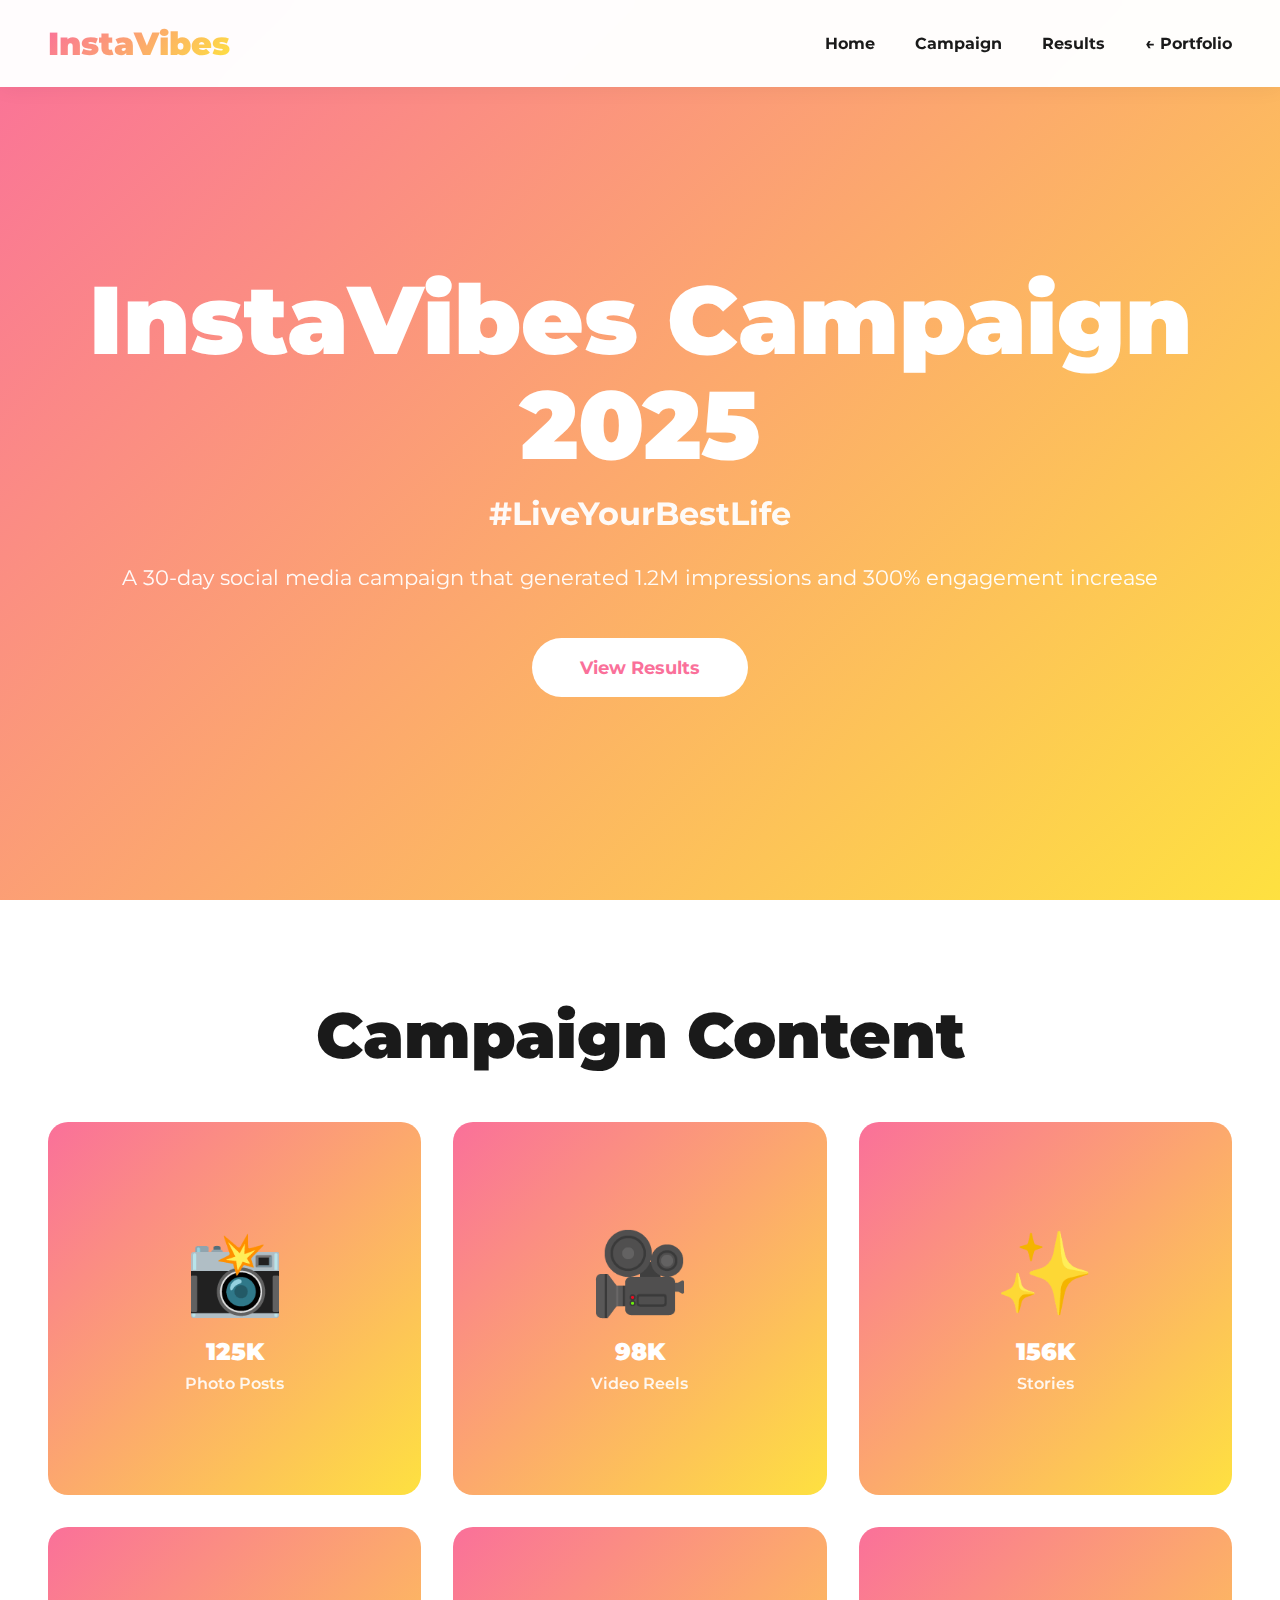
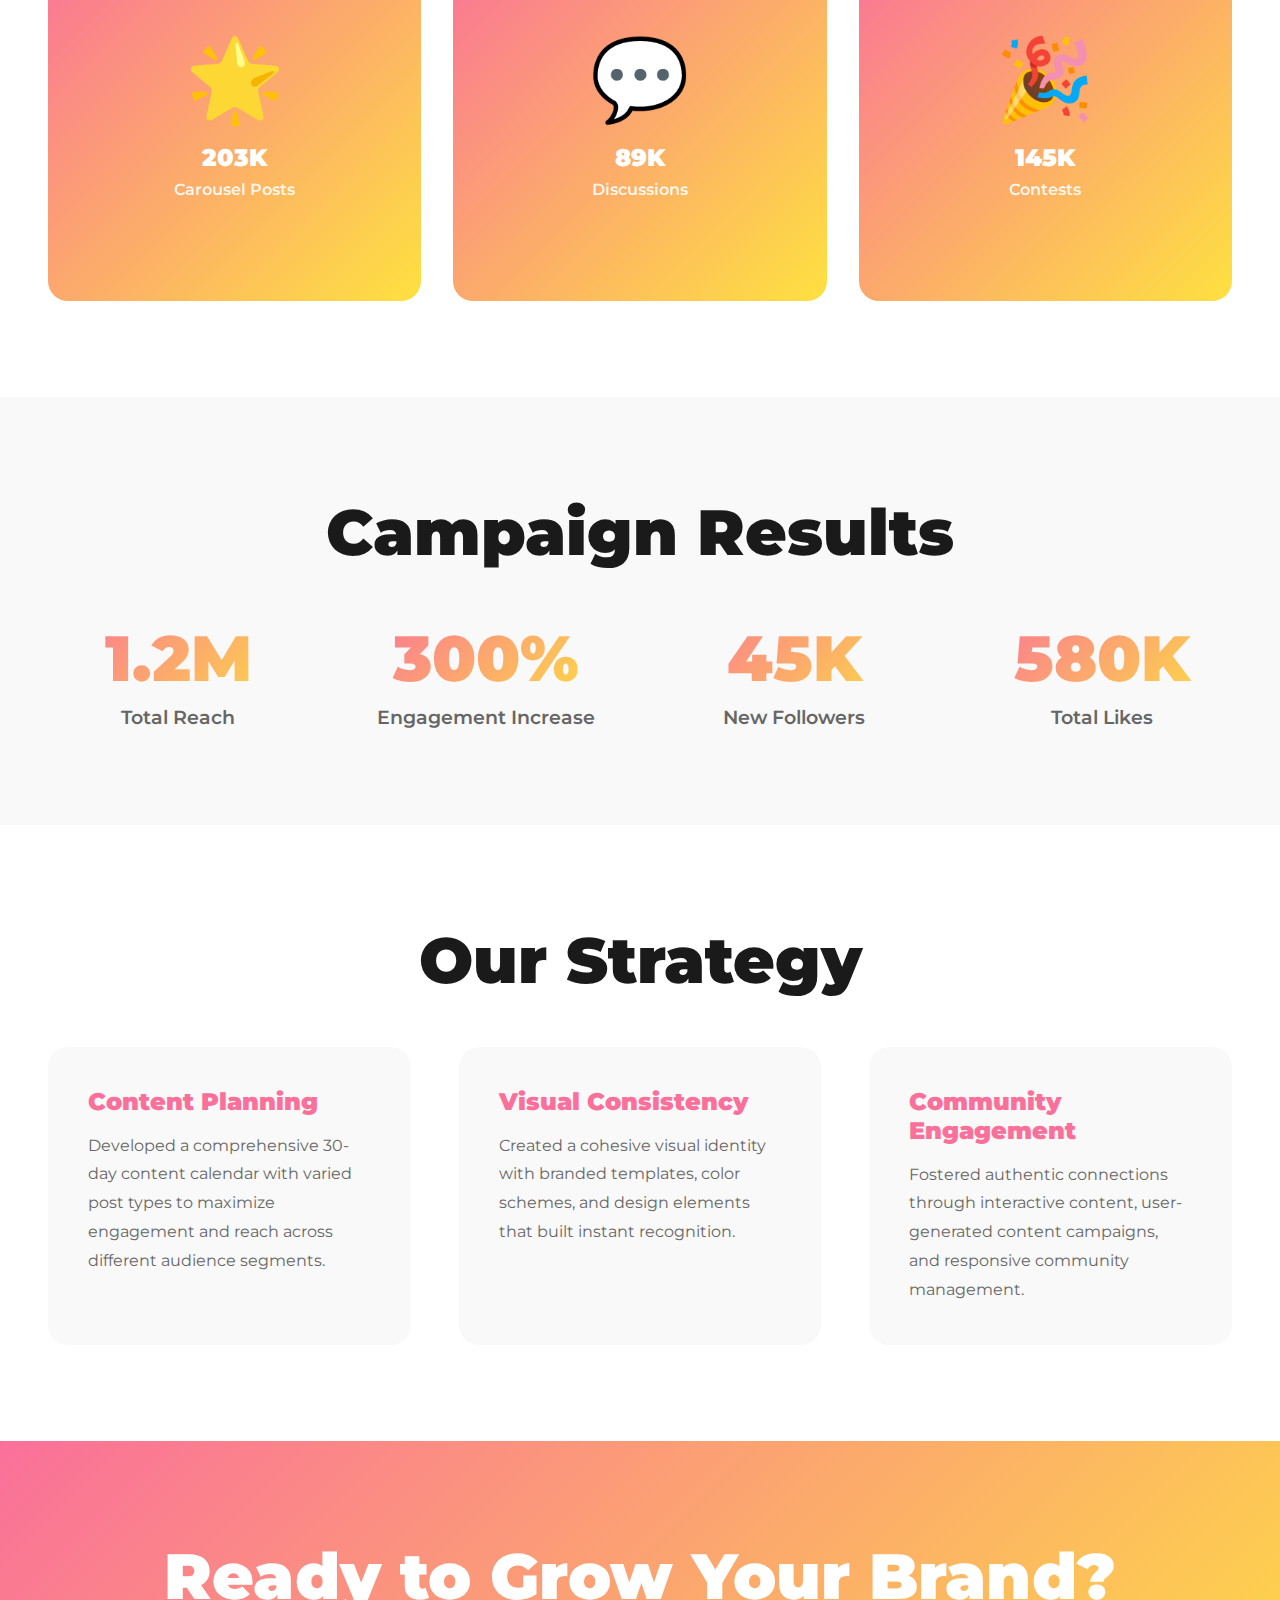
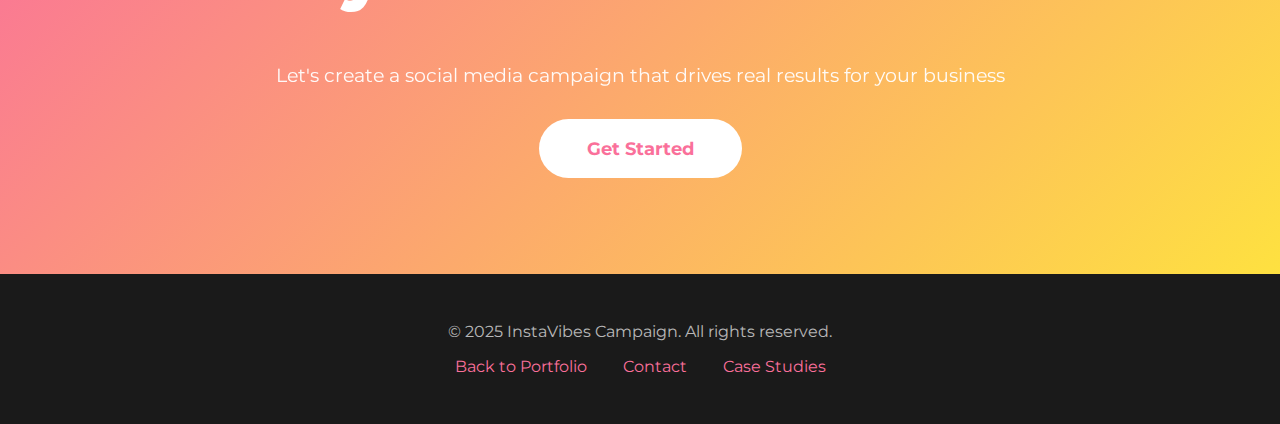
<file: project5-social-campaign.html>
<!DOCTYPE html>
<html lang="en">
<head>
    <meta charset="UTF-8">
    <meta name="viewport" content="width=device-width, initial-scale=1.0">
    <title>InstaVibes - Social Media Marketing Campaign</title>
    <link rel="stylesheet" href="https://fonts.googleapis.com/css2?family=Montserrat:wght@400;600;700;900&display=swap">
    <style>
        * { margin: 0; padding: 0; box-sizing: border-box; }
        body { font-family: 'Montserrat', sans-serif; background: #fff; color: #1a1a1a; }
        nav { position: fixed; width: 100%; top: 0; padding: 1.5rem 3rem; background: rgba(255, 255, 255, 0.98); backdrop-filter: blur(10px); z-index: 1000; box-shadow: 0 2px 20px rgba(0, 0, 0, 0.05); }
        .nav-container { max-width: 1400px; margin: 0 auto; display: flex; justify-content: space-between; align-items: center; }
        .logo { font-size: 2rem; font-weight: 900; background: linear-gradient(135deg, #fa709a, #fee140); -webkit-background-clip: text; background-clip: text; -webkit-text-fill-color: transparent; }
        .nav-links { display: flex; gap: 2.5rem; list-style: none; }
        .nav-links a { color: #1a1a1a; text-decoration: none; font-weight: 700; transition: color 0.3s ease; }
        .nav-links a:hover { color: #fa709a; }
        .hero { min-height: 100vh; background: linear-gradient(135deg, #fa709a 0%, #fee140 100%); display: flex; align-items: center; padding: 8rem 3rem 4rem; }
        .hero-content { max-width: 1400px; margin: 0 auto; text-align: center; color: #fff; }
        .hero h1 { font-size: clamp(3rem, 8vw, 6rem); font-weight: 900; margin-bottom: 1rem; line-height: 1.1; }
        .hero .hashtag { font-size: 2rem; font-weight: 700; margin-bottom: 2rem; }
        .hero p { font-size: 1.3rem; margin-bottom: 3rem; opacity: 0.95; }
        .btn { padding: 1.2rem 3rem; background: #fff; color: #fa709a; border-radius: 50px; font-weight: 700; font-size: 1.1rem; text-decoration: none; display: inline-block; transition: all 0.3s ease; }
        .btn:hover { transform: translateY(-3px); box-shadow: 0 20px 60px rgba(0, 0, 0, 0.3); }
        section { padding: 6rem 3rem; }
        .section-title { font-size: clamp(2.5rem, 5vw, 4rem); font-weight: 900; text-align: center; margin-bottom: 3rem; }
        .posts-grid { max-width: 1400px; margin: 0 auto; display: grid; grid-template-columns: repeat(auto-fit, minmax(280px, 1fr)); gap: 2rem; }
        .post-card { aspect-ratio: 1; background: linear-gradient(135deg, #fa709a, #fee140); border-radius: 20px; display: flex; flex-direction: column; align-items: center; justify-content: center; gap: 1rem; padding: 2rem; color: #fff; transition: all 0.3s ease; cursor: pointer; }
        .post-card:hover { transform: scale(1.05) rotate(2deg); box-shadow: 0 25px 70px rgba(250, 112, 154, 0.4); }
        .post-icon { font-size: 5rem; }
        .post-stats { text-align: center; }
        .post-likes { font-size: 1.5rem; font-weight: 900; margin-bottom: 0.5rem; }
        .post-type { font-size: 1rem; font-weight: 600; opacity: 0.9; }
        .stats { background: #f9f9f9; }
        .stats-grid { max-width: 1400px; margin: 0 auto; display: grid; grid-template-columns: repeat(auto-fit, minmax(200px, 1fr)); gap: 3rem; text-align: center; }
        .stat-box h2 { font-size: 4rem; font-weight: 900; background: linear-gradient(135deg, #fa709a, #fee140); -webkit-background-clip: text; background-clip: text; -webkit-text-fill-color: transparent; margin-bottom: 0.5rem; }
        .stat-box p { font-size: 1.2rem; color: #666; font-weight: 600; }
        .strategy { background: #fff; }
        .strategy-grid { max-width: 1400px; margin: 0 auto; display: grid; grid-template-columns: repeat(auto-fit, minmax(300px, 1fr)); gap: 3rem; }
        .strategy-item { background: #f9f9f9; padding: 2.5rem; border-radius: 20px; }
        .strategy-item h3 { font-size: 1.5rem; font-weight: 900; margin-bottom: 1rem; color: #fa709a; }
        .strategy-item p { color: #666; line-height: 1.8; }
        .cta { background: linear-gradient(135deg, #fa709a, #fee140); color: #fff; text-align: center; }
        .cta p { font-size: 1.2rem; margin-bottom: 2rem; opacity: 0.95; }
        footer { background: #1a1a1a; color: #fff; padding: 3rem; text-align: center; }
        footer p { color: rgba(255, 255, 255, 0.7); }
        footer a { color: #fa709a; text-decoration: none; margin: 0 1rem; }
        @media (max-width: 768px) { nav { padding: 1rem 1.5rem; } section { padding: 4rem 1.5rem; } }
    </style>
</head>
<body>
    <nav>
        <div class="nav-container">
            <div class="logo">InstaVibes</div>
            <ul class="nav-links">
                <li><a href="#home">Home</a></li>
                <li><a href="#campaign">Campaign</a></li>
                <li><a href="#results">Results</a></li>
                <li><a href="index.html">← Portfolio</a></li>
            </ul>
        </div>
    </nav>

    <section id="home" class="hero">
        <div class="hero-content">
            <h1>InstaVibes Campaign 2025</h1>
            <p class="hashtag">#LiveYourBestLife</p>
            <p>A 30-day social media campaign that generated 1.2M impressions and 300% engagement increase</p>
            <a href="#results" class="btn">View Results</a>
        </div>
    </section>

    <section id="campaign">
        <h2 class="section-title">Campaign Content</h2>
        <div class="posts-grid">
            <div class="post-card">
                <div class="post-icon">📸</div>
                <div class="post-stats">
                    <div class="post-likes">125K</div>
                    <div class="post-type">Photo Posts</div>
                </div>
            </div>
            <div class="post-card">
                <div class="post-icon">🎥</div>
                <div class="post-stats">
                    <div class="post-likes">98K</div>
                    <div class="post-type">Video Reels</div>
                </div>
            </div>
            <div class="post-card">
                <div class="post-icon">✨</div>
                <div class="post-stats">
                    <div class="post-likes">156K</div>
                    <div class="post-type">Stories</div>
                </div>
            </div>
            <div class="post-card">
                <div class="post-icon">🌟</div>
                <div class="post-stats">
                    <div class="post-likes">203K</div>
                    <div class="post-type">Carousel Posts</div>
                </div>
            </div>
            <div class="post-card">
                <div class="post-icon">💬</div>
                <div class="post-stats">
                    <div class="post-likes">89K</div>
                    <div class="post-type">Discussions</div>
                </div>
            </div>
            <div class="post-card">
                <div class="post-icon">🎉</div>
                <div class="post-stats">
                    <div class="post-likes">145K</div>
                    <div class="post-type">Contests</div>
                </div>
            </div>
        </div>
    </section>

    <section id="results" class="stats">
        <h2 class="section-title">Campaign Results</h2>
        <div class="stats-grid">
            <div class="stat-box">
                <h2>1.2M</h2>
                <p>Total Reach</p>
            </div>
            <div class="stat-box">
                <h2>300%</h2>
                <p>Engagement Increase</p>
            </div>
            <div class="stat-box">
                <h2>45K</h2>
                <p>New Followers</p>
            </div>
            <div class="stat-box">
                <h2>580K</h2>
                <p>Total Likes</p>
            </div>
        </div>
    </section>

    <section class="strategy">
        <h2 class="section-title">Our Strategy</h2>
        <div class="strategy-grid">
            <div class="strategy-item">
                <h3>Content Planning</h3>
                <p>Developed a comprehensive 30-day content calendar with varied post types to maximize engagement and reach across different audience segments.</p>
            </div>
            <div class="strategy-item">
                <h3>Visual Consistency</h3>
                <p>Created a cohesive visual identity with branded templates, color schemes, and design elements that built instant recognition.</p>
            </div>
            <div class="strategy-item">
                <h3>Community Engagement</h3>
                <p>Fostered authentic connections through interactive content, user-generated content campaigns, and responsive community management.</p>
            </div>
        </div>
    </section>

    <section class="cta">
        <h2 class="section-title">Ready to Grow Your Brand?</h2>
        <p>Let's create a social media campaign that drives real results for your business</p>
        <a href="#" class="btn">Get Started</a>
    </section>

    <footer>
        <p>&copy; 2025 InstaVibes Campaign. All rights reserved.</p>
        <div style="margin-top: 1rem;">
            <a href="index.html">Back to Portfolio</a>
            <a href="#">Contact</a>
            <a href="#">Case Studies</a>
        </div>
    </footer>
</body>
</html>
</file>
<file: styles.css>
@import url('https://fonts.googleapis.com/css2?family=Inter:wght@300;400;500;600;700;800;900&family=Space+Grotesk:wght@400;500;600;700&display=swap');

:root {
    --primary: #6c5ce7;
    --secondary: #fd79a8;
    --accent: #00b894;
    --dark: #0a0e27;
    --darker: #060816;
    --light: #ffffff;
    --gray: #a0a7c4;
    --gray-light: #e1e8ed;
}

* {
    margin: 0;
    padding: 0;
    box-sizing: border-box;
}

html {
    scroll-behavior: smooth;
    overflow-x: hidden;
}

body {
    font-family: 'Inter', sans-serif;
    background: var(--dark);
    color: var(--light);
    line-height: 1.6;
    overflow-x: hidden;
    position: relative;
}

#canvas-bg {
    position: fixed;
    top: 0;
    left: 0;
    width: 100%;
    height: 100%;
    z-index: -1;
    background: linear-gradient(135deg, #0a0e27 0%, #1a1f3e 100%);
}

.loader {
    position: fixed;
    top: 0;
    left: 0;
    width: 100%;
    height: 100%;
    background: var(--darker);
    z-index: 10000;
    display: flex;
    align-items: center;
    justify-content: center;
    transition: opacity 0.5s ease, visibility 0.5s ease;
}

.loader.hidden {
    opacity: 0;
    visibility: hidden;
}

.loader-content {
    text-align: center;
}

.loader-circle {
    width: 80px;
    height: 80px;
    border: 4px solid rgba(108, 92, 231, 0.1);
    border-top-color: var(--primary);
    border-radius: 50%;
    animation: spin 1s linear infinite;
    margin: 0 auto 2rem;
}

@keyframes spin {
    to {
        transform: rotate(360deg);
    }
}

.loader-text {
    font-size: 1.2rem;
    font-weight: 600;
    background: linear-gradient(90deg, var(--primary), var(--secondary));
    -webkit-background-clip: text;
    background-clip: text;
    -webkit-text-fill-color: transparent;
}

.navbar {
    position: fixed;
    top: 0;
    left: 0;
    width: 100%;
    padding: 1.5rem 0;
    z-index: 1000;
    transition: all 0.3s ease;
}

.navbar.scrolled {
    background: rgba(10, 14, 39, 0.95);
    backdrop-filter: blur(20px);
    box-shadow: 0 10px 40px rgba(0, 0, 0, 0.3);
    padding: 1rem 0;
}

.nav-wrapper {
    max-width: 1400px;
    margin: 0 auto;
    padding: 0 3rem;
    display: flex;
    justify-content: space-between;
    align-items: center;
}

.brand {
    display: flex;
    align-items: center;
    gap: 0.5rem;
    text-decoration: none;
    color: var(--light);
    font-weight: 700;
    font-size: 1.2rem;
    font-family: 'Space Grotesk', sans-serif;
}

.brand-icon {
    font-size: 1.5rem;
    color: var(--primary);
}

.nav-links {
    display: flex;
    gap: 3rem;
    align-items: center;
}

.nav-item {
    color: var(--gray);
    text-decoration: none;
    font-weight: 500;
    font-size: 0.95rem;
    position: relative;
    transition: color 0.3s ease;
}

.nav-item::before {
    content: '';
    position: absolute;
    bottom: -5px;
    left: 0;
    width: 0;
    height: 2px;
    background: linear-gradient(90deg, var(--primary), var(--secondary));
    transition: width 0.3s ease;
}

.nav-item:hover,
.nav-item.active {
    color: var(--light);
}

.nav-item:hover::before,
.nav-item.active::before {
    width: 100%;
}

.menu-toggle {
    display: none;
    flex-direction: column;
    gap: 5px;
    cursor: pointer;
}

.menu-toggle span {
    width: 25px;
    height: 3px;
    background: var(--light);
    border-radius: 2px;
    transition: all 0.3s ease;
}

.hero-section {
    min-height: 100vh;
    display: flex;
    align-items: center;
    padding: 8rem 3rem 4rem;
    position: relative;
}

.hero-grid {
    max-width: 1400px;
    margin: 0 auto;
    display: grid;
    grid-template-columns: 1.2fr 1fr;
    gap: 5rem;
    align-items: center;
}

.hero-left {
    position: relative;
    z-index: 2;
}

.hero-badge {
    display: inline-flex;
    align-items: center;
    gap: 0.5rem;
    padding: 0.5rem 1.2rem;
    background: rgba(108, 92, 231, 0.1);
    border: 1px solid rgba(108, 92, 231, 0.3);
    border-radius: 50px;
    font-size: 0.85rem;
    font-weight: 500;
    color: var(--primary);
    margin-bottom: 2rem;
    animation: fadeInUp 0.8s ease;
}

.badge-dot {
    width: 8px;
    height: 8px;
    background: var(--accent);
    border-radius: 50%;
    animation: pulse 2s infinite;
}

@keyframes pulse {

    0%,
    100% {
        opacity: 1;
        transform: scale(1);
    }

    50% {
        opacity: 0.5;
        transform: scale(1.2);
    }
}

.hero-heading {
    font-size: clamp(3rem, 8vw, 5.5rem);
    font-weight: 900;
    line-height: 1.1;
    margin-bottom: 1.5rem;
    font-family: 'Space Grotesk', sans-serif;
}

.word {
    display: block;
    animation: fadeInUp 0.8s ease;
    animation-fill-mode: backwards;
}

.word:nth-child(1) {
    animation-delay: 0.2s;
}

.word:nth-child(2) {
    animation-delay: 0.4s;
}

.word:nth-child(3) {
    animation-delay: 0.6s;
}

@keyframes fadeInUp {
    from {
        opacity: 0;
        transform: translateY(30px);
    }

    to {
        opacity: 1;
        transform: translateY(0);
    }
}

.gradient-text {
    background: linear-gradient(135deg, var(--primary) 0%, var(--secondary) 50%, var(--accent) 100%);
    -webkit-background-clip: text;
    background-clip: text;
    -webkit-text-fill-color: transparent;
    background-size: 200% 200%;
    animation: gradientShift 5s ease infinite;
}

@keyframes gradientShift {

    0%,
    100% {
        background-position: 0% 50%;
    }

    50% {
        background-position: 100% 50%;
    }
}

.hero-subtitle {
    font-size: clamp(1rem, 2vw, 1.2rem);
    color: var(--gray);
    line-height: 1.8;
    max-width: 600px;
    margin-bottom: 2.5rem;
    animation: fadeInUp 0.8s ease 0.8s backwards;
}

.hero-cta {
    display: flex;
    gap: 1.5rem;
    margin-bottom: 4rem;
    animation: fadeInUp 0.8s ease 1s backwards;
    flex-wrap: wrap;
}

.cta-button {
    padding: 1rem 2.5rem;
    border-radius: 50px;
    font-weight: 600;
    font-size: 1rem;
    text-decoration: none;
    display: inline-flex;
    align-items: center;
    gap: 0.5rem;
    transition: all 0.3s ease;
    border: none;
    cursor: pointer;
}

.cta-button.primary {
    background: linear-gradient(135deg, var(--primary), var(--secondary));
    color: var(--light);
    box-shadow: 0 10px 40px rgba(108, 92, 231, 0.3);
}

.cta-button.primary:hover {
    transform: translateY(-3px);
    box-shadow: 0 15px 50px rgba(108, 92, 231, 0.5);
}

.cta-button.secondary {
    background: transparent;
    color: var(--light);
    border: 2px solid rgba(255, 255, 255, 0.2);
}

.cta-button.secondary:hover {
    background: rgba(255, 255, 255, 0.05);
    border-color: var(--primary);
    transform: translateY(-3px);
}

.hero-stats {
    display: flex;
    gap: 3rem;
    animation: fadeInUp 0.8s ease 1.2s backwards;
}

.stat-box {
    text-align: left;
}

.stat-num {
    font-size: 2.5rem;
    font-weight: 800;
    background: linear-gradient(135deg, var(--primary), var(--secondary));
    -webkit-background-clip: text;
    background-clip: text;
    -webkit-text-fill-color: transparent;
    line-height: 1;
    margin-bottom: 0.3rem;
}

.stat-label {
    font-size: 0.9rem;
    color: var(--gray);
    font-weight: 500;
}

.hero-right {
    position: relative;
    height: 500px;
}

.floating-card {
    position: absolute;
    background: rgba(255, 255, 255, 0.05);
    backdrop-filter: blur(20px);
    border: 1px solid rgba(255, 255, 255, 0.1);
    border-radius: 20px;
    padding: 2rem;
    box-shadow: 0 20px 60px rgba(0, 0, 0, 0.3);
    animation: float 6s ease-in-out infinite;
}

.floating-card .card-icon {
    font-size: 2.5rem;
    margin-bottom: 0.5rem;
}

.floating-card h4 {
    font-size: 1.1rem;
    font-weight: 600;
    color: var(--light);
}

.card-1 {
    top: 10%;
    left: 20%;
    animation-delay: 0s;
}

.card-2 {
    top: 40%;
    right: 10%;
    animation-delay: 2s;
}

.card-3 {
    bottom: 15%;
    left: 10%;
    animation-delay: 4s;
}

@keyframes float {

    0%,
    100% {
        transform: translateY(0px);
    }

    50% {
        transform: translateY(-20px);
    }
}

.hero-shape {
    position: absolute;
    border-radius: 50%;
    filter: blur(60px);
    opacity: 0.3;
    animation: float 8s ease-in-out infinite;
}

.shape-1 {
    width: 300px;
    height: 300px;
    background: linear-gradient(135deg, var(--primary), var(--secondary));
    top: -10%;
    right: 0;
}

.shape-2 {
    width: 200px;
    height: 200px;
    background: linear-gradient(135deg, var(--secondary), var(--accent));
    bottom: 10%;
    right: 20%;
    animation-delay: 2s;
}

.shape-3 {
    width: 250px;
    height: 250px;
    background: linear-gradient(135deg, var(--accent), var(--primary));
    top: 30%;
    left: -10%;
    animation-delay: 4s;
}

.about-section,
.services-section,
.portfolio-section,
.contact-section {
    padding: 8rem 3rem;
    position: relative;
}

.section-container {
    max-width: 1400px;
    margin: 0 auto;
}

.section-header {
    margin-bottom: 4rem;
}

.section-header.centered {
    text-align: center;
}

.section-tag {
    display: inline-block;
    font-size: 0.85rem;
    font-weight: 600;
    color: var(--primary);
    text-transform: uppercase;
    letter-spacing: 2px;
    margin-bottom: 1rem;
    padding: 0.5rem 1.2rem;
    background: rgba(108, 92, 231, 0.1);
    border: 1px solid rgba(108, 92, 231, 0.3);
    border-radius: 50px;
}

.section-title {
    font-size: clamp(2.5rem, 5vw, 3.5rem);
    font-weight: 800;
    line-height: 1.2;
    margin-bottom: 1rem;
    font-family: 'Space Grotesk', sans-serif;
}

.section-desc {
    font-size: 1.1rem;
    color: var(--gray);
    max-width: 700px;
    margin: 0 auto;
}

.about-content {
    display: grid;
    grid-template-columns: 1.2fr 1fr;
    gap: 5rem;
    align-items: start;
}

.about-text p {
    font-size: 1.1rem;
    color: var(--gray);
    line-height: 1.8;
    margin-bottom: 1.5rem;
}

.skills-list {
    display: flex;
    flex-wrap: nowrap;
    gap: 0.8rem;
    margin-top: 3rem;
    overflow-x: auto;
}

.skill-tag {
    padding: 0.7rem 1.3rem;
    background: rgba(255, 255, 255, 0.05);
    border: 1px solid rgba(255, 255, 255, 0.1);
    border-radius: 50px;
    font-size: 0.85rem;
    font-weight: 500;
    color: var(--light);
    transition: all 0.3s ease;
    white-space: nowrap;
}

.skill-tag:hover {
    background: rgba(108, 92, 231, 0.2);
    border-color: var(--primary);
    transform: translateY(-3px);
}

.experience-grid {
    display: grid;
    grid-template-columns: repeat(2, 1fr);
    gap: 1.5rem;
}

.exp-card {
    background: rgba(255, 255, 255, 0.03);
    border: 1px solid rgba(255, 255, 255, 0.1);
    border-radius: 20px;
    padding: 2rem;
    text-align: center;
    transition: all 0.3s ease;
}

.exp-card:hover {
    background: rgba(108, 92, 231, 0.1);
    border-color: var(--primary);
    transform: translateY(-5px);
    box-shadow: 0 20px 60px rgba(108, 92, 231, 0.2);
}

.exp-number {
    font-size: 2.5rem;
    font-weight: 800;
    background: linear-gradient(135deg, var(--primary), var(--secondary));
    -webkit-background-clip: text;
    background-clip: text;
    -webkit-text-fill-color: transparent;
    margin-bottom: 0.5rem;
}

.exp-text {
    font-size: 0.95rem;
    color: var(--gray);
    font-weight: 500;
}

.services-grid {
    display: grid;
    grid-template-columns: repeat(auto-fit, minmax(350px, 1fr));
    gap: 2rem;
}

.service-card {
    background: rgba(255, 255, 255, 0.03);
    border: 1px solid rgba(255, 255, 255, 0.1);
    border-radius: 25px;
    padding: 2.5rem;
    transition: all 0.4s ease;
    position: relative;
    overflow: hidden;
}

.service-card::before {
    content: '';
    position: absolute;
    top: 0;
    left: -100%;
    width: 100%;
    height: 100%;
    background: linear-gradient(90deg, transparent, rgba(108, 92, 231, 0.1), transparent);
    transition: left 0.6s ease;
}

.service-card:hover::before {
    left: 100%;
}

.service-card:hover {
    background: rgba(255, 255, 255, 0.05);
    border-color: var(--primary);
    transform: translateY(-10px);
    box-shadow: 0 25px 70px rgba(108, 92, 231, 0.2);
}

.service-card.featured {
    background: linear-gradient(135deg, rgba(108, 92, 231, 0.1), rgba(253, 121, 168, 0.1));
    border-color: var(--primary);
}

.featured-badge {
    position: absolute;
    top: 1.5rem;
    right: 1.5rem;
    padding: 0.4rem 1rem;
    background: linear-gradient(135deg, var(--primary), var(--secondary));
    border-radius: 50px;
    font-size: 0.75rem;
    font-weight: 600;
    color: var(--light);
}

.service-icon {
    width: 70px;
    height: 70px;
    background: linear-gradient(135deg, var(--primary), var(--secondary));
    border-radius: 18px;
    display: flex;
    align-items: center;
    justify-content: center;
    margin-bottom: 1.5rem;
}

.service-icon svg {
    width: 35px;
    height: 35px;
    color: var(--light);
}

.service-card h3 {
    font-size: 1.5rem;
    font-weight: 700;
    color: var(--light);
    margin-bottom: 1rem;
}

.service-card p {
    font-size: 1rem;
    color: var(--gray);
    line-height: 1.7;
    margin-bottom: 1.5rem;
}

.service-features {
    list-style: none;
    padding: 0;
}

.service-features li {
    font-size: 0.95rem;
    color: var(--gray);
    padding: 0.5rem 0;
    padding-left: 1.5rem;
    position: relative;
}

.service-features li::before {
    content: '✓';
    position: absolute;
    left: 0;
    color: var(--accent);
    font-weight: 700;
}

.filter-menu {
    display: flex;
    justify-content: center;
    gap: 1rem;
    flex-wrap: wrap;
    margin-bottom: 4rem;
}

.filter-item {
    padding: 0.8rem 2rem;
    background: rgba(255, 255, 255, 0.05);
    border: 1px solid rgba(255, 255, 255, 0.1);
    border-radius: 50px;
    font-size: 0.95rem;
    font-weight: 500;
    color: var(--gray);
    cursor: pointer;
    transition: all 0.3s ease;
}

.filter-item:hover,
.filter-item.active {
    background: linear-gradient(135deg, var(--primary), var(--secondary));
    border-color: transparent;
    color: var(--light);
    transform: translateY(-2px);
    box-shadow: 0 10px 30px rgba(108, 92, 231, 0.3);
}

.portfolio-grid {
    display: grid;
    grid-template-columns: repeat(auto-fill, minmax(380px, 1fr));
    gap: 2.5rem;
}

.portfolio-item {
    border-radius: 25px;
    overflow: hidden;
    position: relative;
    cursor: pointer;
    transition: transform 0.4s ease;
    display: block;
    text-decoration: none;
    color: inherit;
}

.portfolio-item:hover {
    transform: translateY(-10px);
}

.portfolio-image {
    height: 350px;
    display: flex;
    align-items: center;
    justify-content: center;
    position: relative;
    overflow: hidden;
}

.project-icon {
    font-size: 5rem;
    filter: brightness(1.2);
}

.gradient-bg-1 {
    background: linear-gradient(135deg, #667eea 0%, #764ba2 100%);
}

.gradient-bg-2 {
    background: linear-gradient(135deg, #f093fb 0%, #f5576c 100%);
}

.gradient-bg-3 {
    background: linear-gradient(135deg, #4facfe 0%, #00f2fe 100%);
}

.gradient-bg-4 {
    background: linear-gradient(135deg, #43e97b 0%, #38f9d7 100%);
}

.gradient-bg-5 {
    background: linear-gradient(135deg, #fa709a 0%, #fee140 100%);
}

.gradient-bg-6 {
    background: linear-gradient(135deg, #30cfd0 0%, #330867 100%);
}

.portfolio-info {
    padding: 1.5rem;
    background: rgba(255, 255, 255, 0.03);
    border: 1px solid rgba(255, 255, 255, 0.1);
    border-top: none;
}

.project-cat {
    font-size: 0.8rem;
    font-weight: 600;
    color: var(--primary);
    text-transform: uppercase;
    letter-spacing: 1px;
}

.project-name {
    font-size: 1.3rem;
    font-weight: 700;
    color: var(--light);
    margin: 0.5rem 0;
}

.project-desc {
    font-size: 0.95rem;
    color: var(--gray);
}

.portfolio-overlay {
    position: absolute;
    top: 0;
    left: 0;
    width: 100%;
    height: 100%;
    background: linear-gradient(135deg, rgba(108, 92, 231, 0.95), rgba(253, 121, 168, 0.95));
    display: flex;
    align-items: center;
    justify-content: center;
    opacity: 0;
    transition: opacity 0.4s ease;
    padding: 2rem;
}

.portfolio-item:hover .portfolio-overlay {
    opacity: 1;
}

.overlay-content {
    text-align: center;
}

.overlay-content h3 {
    font-size: 1.8rem;
    font-weight: 700;
    color: var(--light);
    margin-bottom: 1rem;
}

.overlay-content p {
    font-size: 1rem;
    color: rgba(255, 255, 255, 0.9);
    line-height: 1.6;
    margin-bottom: 1.5rem;
}

.project-tags {
    display: flex;
    gap: 0.5rem;
    justify-content: center;
    flex-wrap: wrap;
}

.project-tags span {
    padding: 0.4rem 1rem;
    background: rgba(255, 255, 255, 0.2);
    border-radius: 50px;
    font-size: 0.8rem;
    font-weight: 500;
}

.contact-wrapper {
    display: grid;
    grid-template-columns: 1fr 1fr;
    gap: 5rem;
    align-items: start;
}

.contact-intro {
    font-size: 1.1rem;
    color: var(--gray);
    line-height: 1.8;
    margin-bottom: 3rem;
}

.contact-info-grid {
    margin-bottom: 3rem;
}

.contact-info-item {
    display: flex;
    gap: 1.5rem;
    align-items: flex-start;
    padding: 1.5rem;
    background: rgba(255, 255, 255, 0.03);
    border: 1px solid rgba(255, 255, 255, 0.1);
    border-radius: 15px;
    margin-bottom: 1.5rem;
    transition: all 0.3s ease;
}

.contact-info-item:hover {
    background: rgba(108, 92, 231, 0.1);
    border-color: var(--primary);
    transform: translateX(10px);
}

.info-icon {
    width: 50px;
    height: 50px;
    background: linear-gradient(135deg, var(--primary), var(--secondary));
    border-radius: 12px;
    display: flex;
    align-items: center;
    justify-content: center;
    flex-shrink: 0;
}

.info-icon svg {
    width: 24px;
    height: 24px;
    color: var(--light);
}

.info-text label {
    display: block;
    font-size: 0.85rem;
    font-weight: 600;
    color: var(--gray);
    text-transform: uppercase;
    letter-spacing: 1px;
    margin-bottom: 0.3rem;
}

.info-text span {
    font-size: 1.05rem;
    font-weight: 500;
    color: var(--light);
}

.social-links-contact {
    display: flex;
    gap: 1rem;
    flex-wrap: wrap;
}

.social-btn-contact {
    padding: 0.8rem 1.5rem;
    background: rgba(255, 255, 255, 0.05);
    border: 1px solid rgba(255, 255, 255, 0.1);
    border-radius: 50px;
    color: var(--light);
    text-decoration: none;
    font-weight: 500;
    font-size: 0.95rem;
    display: inline-flex;
    align-items: center;
    gap: 0.5rem;
    transition: all 0.3s ease;
}

.social-btn-contact:hover {
    background: linear-gradient(135deg, var(--primary), var(--secondary));
    border-color: transparent;
    transform: translateY(-3px);
    box-shadow: 0 10px 30px rgba(108, 92, 231, 0.3);
}

.contact-form {
    background: rgba(255, 255, 255, 0.03);
    border: 1px solid rgba(255, 255, 255, 0.1);
    border-radius: 25px;
    padding: 3rem;
}

.form-row {
    display: grid;
    grid-template-columns: 1fr 1fr;
    gap: 1.5rem;
}

.form-group {
    margin-bottom: 1.5rem;
}

.form-group label {
    display: block;
    font-size: 0.9rem;
    font-weight: 600;
    color: var(--gray);
    margin-bottom: 0.5rem;
}

.form-control {
    width: 100%;
    padding: 1rem 1.5rem;
    background: rgba(255, 255, 255, 0.05);
    border: 1px solid rgba(255, 255, 255, 0.1);
    border-radius: 12px;
    color: var(--light);
    font-size: 1rem;
    font-family: 'Inter', sans-serif;
    transition: all 0.3s ease;
}

.form-control:focus {
    outline: none;
    border-color: var(--primary);
    background: rgba(108, 92, 231, 0.05);
    box-shadow: 0 0 0 4px rgba(108, 92, 231, 0.1);
}

.form-control::placeholder {
    color: rgba(160, 167, 196, 0.5);
}

textarea.form-control {
    resize: vertical;
    min-height: 150px;
}

.submit-btn {
    width: 100%;
    padding: 1.2rem 2.5rem;
    background: linear-gradient(135deg, var(--primary), var(--secondary));
    border: none;
    border-radius: 50px;
    color: var(--light);
    font-weight: 600;
    font-size: 1rem;
    cursor: pointer;
    display: inline-flex;
    align-items: center;
    justify-content: center;
    gap: 0.5rem;
    transition: all 0.3s ease;
    margin-top: 1rem;
}

.submit-btn:hover {
    transform: translateY(-3px);
    box-shadow: 0 15px 50px rgba(108, 92, 231, 0.5);
}

.footer {
    padding: 3rem;
    background: rgba(0, 0, 0, 0.3);
    border-top: 1px solid rgba(255, 255, 255, 0.1);
}

.footer-content {
    max-width: 1400px;
    margin: 0 auto;
    display: flex;
    justify-content: space-between;
    align-items: center;
}

.footer-brand {
    display: flex;
    align-items: center;
    gap: 0.5rem;
    text-decoration: none;
    color: var(--light);
    font-weight: 700;
    font-size: 1.2rem;
    font-family: 'Space Grotesk', sans-serif;
    margin-bottom: 0.5rem;
}

.footer-tagline {
    font-size: 0.9rem;
    color: var(--gray);
}

.footer-center p {
    color: var(--gray);
    font-size: 0.95rem;
}

.scroll-top {
    display: inline-flex;
    align-items: center;
    gap: 0.5rem;
    color: var(--primary);
    text-decoration: none;
    font-weight: 600;
    font-size: 0.95rem;
    transition: all 0.3s ease;
}

.scroll-top:hover {
    color: var(--secondary);
    transform: translateY(-3px);
}

@media (max-width: 1024px) {
    .nav-links {
        position: fixed;
        left: -100%;
        top: 80px;
        flex-direction: column;
        background: rgba(10, 14, 39, 0.98);
        width: 100%;
        padding: 3rem;
        gap: 2rem;
        transition: left 0.3s ease;
        backdrop-filter: blur(20px);
    }

    .nav-links.active {
        left: 0;
    }

    .menu-toggle {
        display: flex;
    }

    .menu-toggle.active span:nth-child(1) {
        transform: rotate(45deg) translate(6px, 6px);
    }

    .menu-toggle.active span:nth-child(2) {
        opacity: 0;
    }

    .menu-toggle.active span:nth-child(3) {
        transform: rotate(-45deg) translate(7px, -7px);
    }

    .hero-grid,
    .about-content,
    .contact-wrapper {
        grid-template-columns: 1fr;
        gap: 3rem;
    }

    .hero-right {
        height: 300px;
    }

    .services-grid,
    .portfolio-grid {
        grid-template-columns: 1fr;
    }

    .form-row {
        grid-template-columns: 1fr;
    }

    .footer-content {
        flex-direction: column;
        gap: 2rem;
        text-align: center;
    }
}

@media (max-width: 768px) {

    .nav-wrapper,
    .hero-section,
    .about-section,
    .services-section,
    .portfolio-section,
    .contact-section,
    .footer {
        padding-left: 1.5rem;
        padding-right: 1.5rem;
    }

    .hero-section {
        padding-top: 6rem;
    }

    .hero-stats {
        flex-direction: column;
        gap: 1.5rem;
    }

    .experience-grid {
        grid-template-columns: 1fr;
    }

    .contact-form {
        padding: 2rem;
    }
}
</file>
